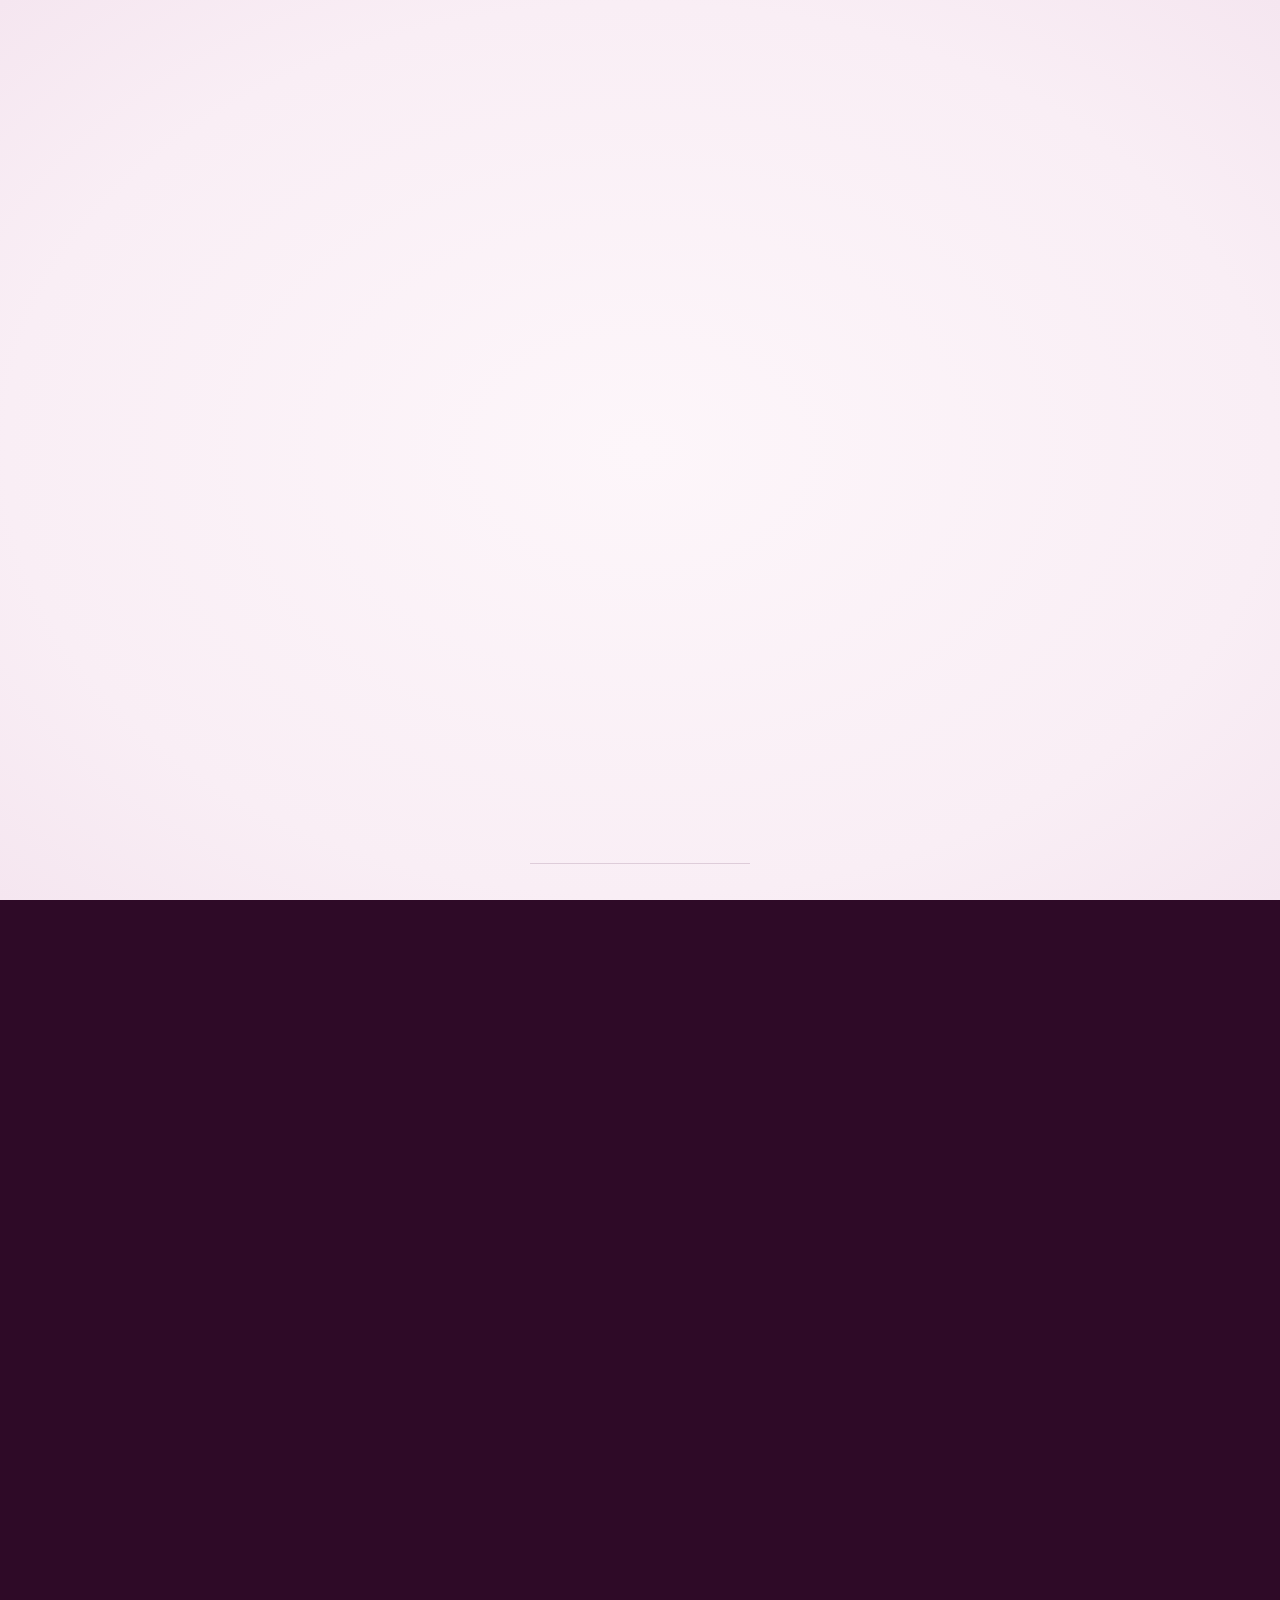
<file: index.html>
<!DOCTYPE html>
<html lang="es" class="is-intro">
<head>
  <meta charset="utf-8">
  <meta name="viewport" content="width=device-width, initial-scale=1">
  <title>Milagros Tortas Temáticas — Sabor de hogar</title>
  <meta name="description" content="Tortas temáticas artesanales hechas a mano en Colombia: infantiles, quince años, bodas, grados y baby shower, además de cupcakes, fresas cubiertas, cake pops y galletas decoradas.">
  <meta name="theme-color" content="#48133d">
  <link rel="icon" type="image/png" sizes="32x32" href="assets/img/favicon-32.png">
  <link rel="apple-touch-icon" sizes="192x192" href="assets/img/favicon-192.png">

  <meta property="og:title" content="Milagros Tortas Temáticas">
  <meta property="og:description" content="Tortas temáticas con el sabor de hogar, retomando la receta de nuestras abuelas.">
  <meta property="og:image" content="https://paginawebmilagros.vercel.app/assets/img/og-image.jpg">
  <meta property="og:image:width" content="1200">
  <meta property="og:image:height" content="630">
  <meta property="og:type" content="website">
  <link rel="preload" href="assets/img/mariposa.webp" as="image" type="image/webp">
  <link rel="preload" href="assets/img/tortas/princesa-jasmine-hero.webp" as="image" type="image/webp">
  <link rel="preconnect" href="https://fonts.googleapis.com">
  <link rel="preconnect" href="https://fonts.gstatic.com" crossorigin>
  <link href="https://fonts.googleapis.com/css2?family=Courgette&family=Dancing+Script:wght@500;600&display=swap" rel="stylesheet">
  <link rel="stylesheet" href="css/styles.css">
</head>
<body>

  <!-- ============ INTRO ============ -->
  <div id="intro" class="intro" aria-label="Introducción Milagros Tortas Temáticas">
    <video id="introVideo" class="intro__video" muted playsinline preload="auto" disablepictureinpicture>
      <source src="assets/video/intro-milagros-1080.mp4" type="video/mp4" media="(min-width: 1001px)">
      <source src="assets/video/intro-milagros-720.mp4" type="video/mp4">
    </video>
    <div class="intro__veil"></div>
    <div class="intro__progress"><span></span></div>
    <div class="intro__curtain" aria-hidden="true">
      <span></span><span></span><span></span><span></span><span></span>
    </div>
  </div>

  <!-- Símbolos reutilizables -->
  <svg width="0" height="0" style="position:absolute" aria-hidden="true">
    <defs>
      <symbol id="sparkle" viewBox="0 0 24 24"><path d="M12 0 C13 8 16 11 24 12 C16 13 13 16 12 24 C11 16 8 13 0 12 C8 11 11 8 12 0 Z"/></symbol>
      <symbol id="ico-cake" viewBox="0 0 48 48">
        <g fill="none" stroke="currentColor" stroke-width="1.4" stroke-linecap="round" stroke-linejoin="round">
          <path d="M8 40h32M10 40V28h28v12M14 28v-7h20v7"/><path d="M10 33c3 2 5 2 7 0s5-2 7 0 5 2 7 0 5-2 7 0"/><path d="M24 21v-5"/><path d="M24 16c-2-2-1-4 0-5 1 1 2 3 0 5z"/>
        </g>
      </symbol>
      <!-- Mili: cuerpo de la tortica (sin ojos, para reutilizar en el avatar) -->
      <symbol id="mili-face" viewBox="0 0 120 120">
        <path d="M60 22 q2 -10 12 -14" fill="none" stroke="#48133d" stroke-width="3" stroke-linecap="round"/>
        <rect x="32" y="36" width="56" height="30" rx="11" fill="#fff1e6" stroke="#48133d" stroke-width="3"/>
        <path d="M34 44 q5 9 9 0 q5 11 10 0 q5 8 9 0 q5 12 10 0 q4 8 9 0 q3 5 5 0" fill="#fff" stroke="none"/>
        <rect x="16" y="60" width="88" height="46" rx="15" fill="#f7c2f0" stroke="#48133d" stroke-width="3"/>
        <path d="M18 68 q6 10 11 0 q6 12 12 0 q6 9 11 0 q6 13 12 0 q6 9 11 0 q6 11 12 0 q4 7 6 0" fill="#fff" stroke="none" opacity=".9"/>
        <circle cx="38" cy="88" r="6" fill="#f08ccb" opacity=".55"/><circle cx="82" cy="88" r="6" fill="#f08ccb" opacity=".55"/>
        <path d="M52 88 q8 9 16 0" fill="none" stroke="#48133d" stroke-width="3" stroke-linecap="round"/>
        <circle cx="60" cy="28" r="9" fill="#d93a5a" stroke="#48133d" stroke-width="2.5"/>
        <circle cx="57" cy="25" r="2.6" fill="#fff" opacity=".7"/>
        <g fill="#b5477f"><circle cx="44" cy="50" r="2"/><circle cx="60" cy="54" r="2"/><circle cx="76" cy="50" r="2"/></g>
      </symbol>
    </defs>
  </svg>

  <div id="page" class="page">

    <div class="scallop scallop--top" aria-hidden="true"></div>

    <!-- ============ NAVEGACIÓN ============ -->
    <header class="nav" id="nav">
      <a href="#inicio" class="brand" data-scroll-to>
        <img src="assets/img/logo-milagros-nav.webp" alt="Logo Milagros Tortas Temáticas" width="52" height="50" decoding="async">
        <span class="brand__script">Milagros</span>
      </a>
      <nav class="nav__links" id="navLinks" aria-label="Principal">
        <a href="#inicio" data-scroll-to>Inicio</a>
        <a href="#tortas" data-scroll-to>Tortas</a>
        <a href="#antojos" data-scroll-to>Antojos</a>
        <a href="#pedir" data-scroll-to>Cómo pedir</a>
        <a href="#historia" data-scroll-to>Historia</a>
        <a href="#contacto" data-scroll-to>Contacto</a>
        <a href="te-escuchamos.html" data-page-link>Te escuchamos</a>
      </nav>
      <div class="nav__right">
        <span class="nav__rule" aria-hidden="true"></span>
        <a href="https://wa.me/573176476868" target="_blank" rel="noopener" class="nav__wa" aria-label="Cotizar por WhatsApp" title="Cotizar por WhatsApp">
          <span class="nav__wa-knob"><svg viewBox="0 0 24 24" aria-hidden="true"><path fill="currentColor" d="M12 2a10 10 0 0 0-8.6 15.1L2 22l5-1.3A10 10 0 1 0 12 2zm0 18.2a8.2 8.2 0 0 1-4.2-1.2l-.3-.2-3 .8.8-2.9-.2-.3A8.2 8.2 0 1 1 12 20.2zm4.5-6.1c-.2-.1-1.5-.7-1.7-.8-.2-.1-.4-.1-.6.1l-.8 1c-.1.2-.3.2-.5.1a6.7 6.7 0 0 1-3.3-2.9c-.2-.4.2-.4.7-1.3.1-.2 0-.3 0-.4l-.8-1.8c-.2-.5-.4-.4-.6-.4h-.5a1 1 0 0 0-.7.3 3 3 0 0 0-.9 2.2 5.2 5.2 0 0 0 1.1 2.7 11.8 11.8 0 0 0 4.5 4c1.7.7 2.3.8 3.2.6a2.7 2.7 0 0 0 1.8-1.2 2.2 2.2 0 0 0 .2-1.3c-.1-.1-.3-.2-.5-.3z"/></svg></span>
          <span class="nav__wa-text">WhatsApp</span>
        </a>
      </div>
      <button class="nav__burger" id="burger" type="button" aria-label="Abrir menú" aria-expanded="false" aria-controls="navLinks"><span></span><span></span></button>
    </header>

    <!-- ============ TABLERO COLLAGE ============ -->
    <div class="board-wrap" id="boardWrap">
    <main class="board" id="board">

      <!-- Reflejos de luz -->
      <div class="beam beam--1" aria-hidden="true"></div>
      <div class="beam beam--2" aria-hidden="true"></div>
      <div class="beam beam--3" aria-hidden="true"></div>
      <div class="glow" aria-hidden="true"></div>

      <!-- ===== HERO ===== -->
      <section id="inicio" class="hero">
        <div class="hero__band" data-band></div>
        <span class="line line--v hero__l1" data-line="v"></span>
        <span class="line line--h hero__l2" data-line="h"></span>
        <span class="line line--v hero__l3" data-line="v"></span>
        <span class="line line--h hero__l4" data-line="h"></span>
        <span class="line line--v hero__l5" data-line="v"></span>

        <span class="tag hero__tag" data-hero="tag">Repostería artesanal · hecha a mano en casa</span>

        <!-- Mariposa: dos mitades para que aletee -->
        <div class="fly fly--hero" data-fly="hero" aria-hidden="true">
          <div class="fly__body">
            <img class="fly__wing fly__wing--l" src="assets/img/mariposa.webp" alt="" width="640" height="542" decoding="async">
            <img class="fly__wing fly__wing--r" src="assets/img/mariposa.webp" alt="" width="640" height="542" decoding="async">
          </div>
        </div>

        <figure class="arch hero__arch" data-hero="arch">
          <div class="arch__inner ph">
            <div class="armado" data-armado role="img" aria-label="Torta Princesa Jasmine de cuatro pisos turquesa y dorada, coronada con la lámpara de Aladino" style="aspect-ratio: 549 / 1000">
              <img class="armado__completa" src="assets/img/tortas/princesa-jasmine-hero.webp" alt="" width="549" height="1000" decoding="async" fetchpriority="high">
              <img class="armado__pieza" src="assets/img/tortas/princesa-jasmine-hero.webp" alt="" width="549" height="1000" decoding="async" data-pie="100" style="clip-path: polygon(0% 77.0%, 4% 77.0%, 8% 78.27%, 14% 80.25%, 20% 81.26%, 28% 82.11%, 36% 82.64%, 44% 82.92%, 50% 83.0%, 56% 82.96%, 64% 82.73%, 72% 82.27%, 80% 81.51%, 86% 80.64%, 92% 79.18%, 96% 77.0%, 100% 77.0%, 100% 100%, 96% 100%, 92% 100%, 86% 100%, 80% 100%, 72% 100%, 64% 100%, 56% 100%, 50% 100%, 44% 100%, 36% 100%, 28% 100%, 20% 100%, 14% 100%, 8% 100%, 4% 100%, 0% 100%)"><!-- base -->
              <img class="armado__pieza" src="assets/img/tortas/princesa-jasmine-hero.webp" alt="" width="549" height="1000" decoding="async" data-pie="83.0" style="clip-path: polygon(0% 61.2%, 4% 61.2%, 8% 61.2%, 14% 61.2%, 20% 62.43%, 28% 63.78%, 36% 64.41%, 44% 64.72%, 50% 64.8%, 56% 64.76%, 64% 64.51%, 72% 63.98%, 80% 62.92%, 86% 61.2%, 92% 61.2%, 96% 61.2%, 100% 61.2%, 100% 77.2%, 96% 77.2%, 92% 79.38000000000001%, 86% 80.84%, 80% 81.71000000000001%, 72% 82.47%, 64% 82.93%, 56% 83.16%, 50% 83.2%, 44% 83.12%, 36% 82.84%, 28% 82.31%, 20% 81.46000000000001%, 14% 80.45%, 8% 78.47%, 4% 77.2%, 0% 77.2%)"><!-- piso de rosas -->
              <img class="armado__pieza" src="assets/img/tortas/princesa-jasmine-hero.webp" alt="" width="549" height="1000" decoding="async" data-pie="64.8" style="clip-path: polygon(0% 45.8%, 4% 45.8%, 8% 45.8%, 14% 45.8%, 20% 45.8%, 28% 46.73%, 36% 47.29%, 44% 47.53%, 50% 47.6%, 56% 47.58%, 64% 47.4%, 72% 47.0%, 80% 45.8%, 86% 45.8%, 92% 45.8%, 96% 45.8%, 100% 45.8%, 100% 61.400000000000006%, 96% 61.400000000000006%, 92% 61.400000000000006%, 86% 61.400000000000006%, 80% 63.120000000000005%, 72% 64.17999999999999%, 64% 64.71000000000001%, 56% 64.96000000000001%, 50% 65.0%, 44% 64.92%, 36% 64.61%, 28% 63.980000000000004%, 20% 62.63%, 14% 61.400000000000006%, 8% 61.400000000000006%, 4% 61.400000000000006%, 0% 61.400000000000006%)"><!-- piso 2 -->
              <img class="armado__pieza" src="assets/img/tortas/princesa-jasmine-hero.webp" alt="" width="549" height="1000" decoding="async" data-pie="47.6" style="clip-path: polygon(0% 32.6%, 4% 32.6%, 8% 32.6%, 14% 32.6%, 20% 32.6%, 28% 32.6%, 36% 33.61%, 44% 33.92%, 50% 34.0%, 56% 33.97%, 64% 33.76%, 72% 33.18%, 80% 32.6%, 86% 32.6%, 92% 32.6%, 96% 32.6%, 100% 32.6%, 100% 46.0%, 96% 46.0%, 92% 46.0%, 86% 46.0%, 80% 46.0%, 72% 47.2%, 64% 47.6%, 56% 47.78%, 50% 47.800000000000004%, 44% 47.730000000000004%, 36% 47.49%, 28% 46.93%, 20% 46.0%, 14% 46.0%, 8% 46.0%, 4% 46.0%, 0% 46.0%)"><!-- piso 3 -->
              <img class="armado__pieza" src="assets/img/tortas/princesa-jasmine-hero.webp" alt="" width="549" height="1000" decoding="async" data-pie="34.0" style="clip-path: polygon(0% 20.6%, 4% 20.6%, 8% 20.6%, 14% 20.6%, 20% 20.6%, 28% 20.6%, 36% 20.6%, 44% 20.6%, 50% 20.6%, 56% 20.6%, 64% 20.6%, 72% 20.6%, 80% 20.6%, 86% 20.6%, 92% 20.6%, 96% 20.6%, 100% 20.6%, 100% 32.800000000000004%, 96% 32.800000000000004%, 92% 32.800000000000004%, 86% 32.800000000000004%, 80% 32.800000000000004%, 72% 33.38%, 64% 33.96%, 56% 34.17%, 50% 34.2%, 44% 34.120000000000005%, 36% 33.81%, 28% 32.800000000000004%, 20% 32.800000000000004%, 14% 32.800000000000004%, 8% 32.800000000000004%, 4% 32.800000000000004%, 0% 32.800000000000004%)"><!-- piso 4 -->
              <img class="armado__pieza" src="assets/img/tortas/princesa-jasmine-hero.webp" alt="" width="549" height="1000" decoding="async" data-pie="20.6" style="clip-path: polygon(0% 0%, 4% 0%, 8% 0%, 14% 0%, 20% 0%, 28% 0%, 36% 0%, 44% 0%, 50% 0%, 56% 0%, 64% 0%, 72% 0%, 80% 0%, 86% 0%, 92% 0%, 96% 0%, 100% 0%, 100% 20.8%, 96% 20.8%, 92% 20.8%, 86% 20.8%, 80% 20.8%, 72% 20.8%, 64% 20.8%, 56% 20.8%, 50% 20.8%, 44% 20.8%, 36% 20.8%, 28% 20.8%, 20% 20.8%, 14% 20.8%, 8% 20.8%, 4% 20.8%, 0% 20.8%)"><!-- lámpara -->
              <svg class="armado__chispa" style="left: 30%; top: 5%" aria-hidden="true"><use href="#sparkle"/></svg>
              <svg class="armado__chispa" style="left: 70%; top: 9%" aria-hidden="true"><use href="#sparkle"/></svg>
              <svg class="armado__chispa" style="left: 50%; top: -1%" aria-hidden="true"><use href="#sparkle"/></svg>
            </div>
            <span class="sheen" aria-hidden="true"></span>
          </div>
        </figure>

        <span class="tag tag--serif hero__by" data-hero="tag">by Milagros · tortas temáticas</span>

        <div class="note hero__note" data-drop data-rot="-1.5" data-hero="note">
          <span class="pin pin--top" aria-hidden="true"></span>
          <p class="note__text">no hay celebración sin una torta <em>hecha con cariño</em></p>
          <span class="script hero__hash">#sabordehogar</span>
        </div>

        <svg class="sparkle hero__sp1" data-sparkle><use href="#sparkle"/></svg>
        <svg class="sparkle hero__sp2" data-sparkle><use href="#sparkle"/></svg>

        <h1 class="hero__title" data-hero="title">Tortas temáticas con el <em>sabor de hogar</em></h1>
        <p class="script hero__script" data-hero="script">retomando la receta de nuestras abuelas</p>

        <div class="plum hero__plum" data-hero="plum">
          <p>Milagros tortas temáticas desea retomar el sabor de nuestras abuelas con tortas hermosas, frescas y con el delicioso sabor de hogar. Cumpleaños, bodas, baby showers y cada tema que imagines.</p>
          <span class="script plum__hash">#milagrostortastematicas</span>
          <a href="https://wa.me/573176476868" target="_blank" rel="noopener" class="btn btn--pink magnetic">Cotizar por WhatsApp</a>
        </div>

        <img class="flowers hero__flowers" src="assets/img/flores.webp" alt="" width="640" height="1195" decoding="async" data-hero="flowers">

        <span class="pin hero__pin" data-pin aria-hidden="true"></span>
        <span class="thread hero__thread" aria-hidden="true"></span>
        <span class="washi hero__washi" aria-hidden="true"></span>
      </section>

      <!-- ===== 01 TORTAS ===== -->
      <section id="tortas" class="tortas">
        <span class="line line--h tortas__rule" data-line="h"></span>
        <span class="tag tortas__tag" data-drop data-rot="0">01 · Nuestras tortas</span>
        <h2 class="h2 tortas__title" data-split>Un tema para <em>cada celebración</em></h2>
        <svg class="sparkle tortas__sp" data-sparkle><use href="#sparkle"/></svg>

        <!-- Bloque ciruela con jarrones animados -->
        <div class="plum tortas__plum" data-reveal>
          <span class="sheen sheen--soft" aria-hidden="true"></span>
          <p>Cada torta se diseña desde cero contigo: sabor, tamaño, colores y el personaje o momento que quieres celebrar.</p>
          <span class="script plum__hash">#tortaspersonalizadas</span>
          <div class="vases" data-vases aria-hidden="true">
            <img class="vases__shelf" src="assets/img/jarrones.webp" alt="" width="900" height="614" decoding="async" loading="lazy">
            <img class="vases__v vases__v--1" src="assets/img/jarrones.webp" alt="" width="900" height="614" decoding="async" loading="lazy">
            <img class="vases__v vases__v--2" src="assets/img/jarrones.webp" alt="" width="900" height="614" decoding="async" loading="lazy">
            <img class="vases__v vases__v--3" src="assets/img/jarrones.webp" alt="" width="900" height="614" decoding="async" loading="lazy">
            <span class="petal petal--1"></span><span class="petal petal--2"></span><span class="petal petal--3"></span><span class="petal petal--4"></span>
          </div>
        </div>
        <span class="pin tortas__pin" data-pin aria-hidden="true"></span>

        <div class="filters tortas__filters" role="group" aria-label="Filtrar tortas por tipo de celebración">
          <button type="button" class="filter is-active" data-filter="todas" aria-pressed="true">Todas</button>
          <button type="button" class="filter" data-filter="infantiles" aria-pressed="false">Infantiles</button>
          <button type="button" class="filter" data-filter="bebes" aria-pressed="false">Bebés</button>
          <button type="button" class="filter" data-filter="quince" aria-pressed="false">Quince años</button>
          <button type="button" class="filter" data-filter="ceremonias" aria-pressed="false">Ceremonias</button>
          <button type="button" class="filter" data-filter="grandes" aria-pressed="false">Para grandes</button>
        </div>

        <div class="cards" id="galeria" data-gallery>
          <!-- GALERIA:INICIO -->
          <article class="card" data-card data-cat="bebes" data-tone="white">
            <div class="card__media"><img src="assets/img/tortas/primer-anito.webp" alt="Torta de primer cumpleaños blanca con copos rosados, borlas de colores y un ramo de globos pastel" width="339" height="640" loading="lazy" decoding="async"></div>
            <div class="card__head"><h3>Mi primer añito</h3><span class="script card__hash">#one</span></div>
          </article>
          <article class="card" data-card data-cat="quince" data-tone="plum">
            <div class="card__media"><img src="assets/img/tortas/princesa-jasmine.webp" alt="Torta de cuatro pisos turquesa y dorada coronada con la lámpara de Aladino" width="352" height="640" loading="lazy" decoding="async"></div>
            <div class="card__head"><h3>Princesa Jasmine</h3><span class="script card__hash">#quinceaños</span></div>
          </article>
          <article class="card" data-card data-cat="infantiles" data-tone="pink">
            <div class="card__media"><img src="assets/img/tortas/castillo-princesa.webp" alt="Torta en forma de castillo con torres rosadas y enredaderas de flores" width="440" height="616" loading="lazy" decoding="async"></div>
            <div class="card__head"><h3>Castillo de princesa</h3><span class="script card__hash">#modeladoamano</span></div>
          </article>
          <article class="card" data-card data-cat="ceremonias" data-tone="plum">
            <div class="card__media"><img src="assets/img/tortas/boda-marmol.webp" alt="Torta de boda de tres pisos con efecto mármol y flores blancas" width="419" height="640" loading="lazy" decoding="async"></div>
            <div class="card__head"><h3>Boda en mármol</h3><span class="script card__hash">#bodas</span></div>
          </article>
          <article class="card" data-card data-cat="grandes" data-tone="pink">
            <div class="card__media"><img src="assets/img/tortas/harry-potter.webp" alt="Torta de Harry Potter con snitch dorada, varita, gafas y el número 39" width="440" height="508" loading="lazy" decoding="async"></div>
            <div class="card__head"><h3>Harry Potter</h3><span class="script card__hash">#magia</span></div>
          </article>
          <article class="card" data-card data-cat="infantiles" data-tone="white">
            <div class="card__media"><img src="assets/img/tortas/stitch.webp" alt="Torta de Stitch con flores, conchas y estrellas de mar" width="440" height="549" loading="lazy" decoding="async"></div>
            <div class="card__head"><h3>Stitch</h3><span class="script card__hash">#disney</span></div>
          </article>
          <article class="card" data-card data-cat="infantiles" data-tone="pink" hidden>
            <div class="card__media"><img src="assets/img/tortas/spiderman.webp" alt="Torta de Spider-Man con telarañas, globos rojos y azules y el número 4" width="440" height="590" loading="lazy" decoding="async"></div>
            <div class="card__head"><h3>Spider-Man</h3><span class="script card__hash">#superhéroes</span></div>
          </article>
          <article class="card" data-card data-cat="quince" data-tone="white" hidden>
            <div class="card__media"><img src="assets/img/tortas/quince-rosa.webp" alt="Torta de quince años blanca con esferas rosadas y doradas, flores y abanicos" width="434" height="640" loading="lazy" decoding="async"></div>
            <div class="card__head"><h3>Quince en rosa</h3><span class="script card__hash">#quinceaños</span></div>
          </article>
          <article class="card" data-card data-cat="bebes" data-tone="plum" hidden>
            <div class="card__media"><img src="assets/img/tortas/ositos-globos.webp" alt="Torta de tres pisos celeste con ositos, globos y estrellas" width="377" height="640" loading="lazy" decoding="async"></div>
            <div class="card__head"><h3>Ositos y globos</h3><span class="script card__hash">#babyshower</span></div>
          </article>
          <article class="card" data-card data-cat="ceremonias" data-tone="white" hidden>
            <div class="card__media"><img src="assets/img/tortas/grado-honores.webp" alt="Torta de grado blanca con birrete, diploma, libros y esferas doradas y negras" width="440" height="491" loading="lazy" decoding="async"></div>
            <div class="card__head"><h3>Grado con honores</h3><span class="script card__hash">#grados</span></div>
          </article>
          <article class="card" data-card data-cat="infantiles" data-tone="plum" hidden>
            <div class="card__media"><img src="assets/img/tortas/rayo-mcqueen.webp" alt="Torta de Cars roja con Rayo McQueen, Mate, conos y bandera a cuadros" width="440" height="463" loading="lazy" decoding="async"></div>
            <div class="card__head"><h3>Rayo McQueen</h3><span class="script card__hash">#cars</span></div>
          </article>
          <article class="card" data-card data-cat="grandes" data-tone="pink" hidden>
            <div class="card__media"><img src="assets/img/tortas/barril-60.webp" alt="Torta en forma de barril de cerveza para celebrar 60 años" width="440" height="423" loading="lazy" decoding="async"></div>
            <div class="card__head"><h3>Barril de 60</h3><span class="script card__hash">#agedtoperfection</span></div>
          </article>
          <article class="card" data-card data-cat="infantiles" data-tone="plum" hidden>
            <div class="card__media"><img src="assets/img/tortas/superheroes.webp" alt="Torta dividida en cuatro superhéroes: Hulk, Batman, Spider-Man y Capitán América" width="435" height="640" loading="lazy" decoding="async"></div>
            <div class="card__head"><h3>Superhéroes</h3><span class="script card__hash">#héroes</span></div>
          </article>
          <article class="card" data-card data-cat="ceremonias" data-tone="pink" hidden>
            <div class="card__media"><img src="assets/img/tortas/primera-comunion.webp" alt="Torta de primera comunión con niña ángel, paloma y rosas" width="440" height="518" loading="lazy" decoding="async"></div>
            <div class="card__head"><h3>Primera comunión</h3><span class="script card__hash">#comunión</span></div>
          </article>
          <article class="card" data-card data-cat="quince" data-tone="white" hidden>
            <div class="card__media"><img src="assets/img/tortas/quince-negro.webp" alt="Torta de quince años de tres pisos negra con perlas plateadas" width="339" height="640" loading="lazy" decoding="async"></div>
            <div class="card__head"><h3>Quince en negro y plata</h3><span class="script card__hash">#quinceaños</span></div>
          </article>
          <article class="card" data-card data-cat="infantiles" data-tone="pink" hidden>
            <div class="card__media"><img src="assets/img/tortas/bluey.webp" alt="Torta de Bluey y Bingo con arcoíris, globos y mariposas" width="440" height="500" loading="lazy" decoding="async"></div>
            <div class="card__head"><h3>Bluey y Bingo</h3><span class="script card__hash">#bluey</span></div>
          </article>
          <article class="card" data-card data-cat="bebes" data-tone="white" hidden>
            <div class="card__media"><img src="assets/img/tortas/osito-corazon.webp" alt="Torta de dos pisos blanca y lila con un osito que sostiene un corazón dorado" width="377" height="640" loading="lazy" decoding="async"></div>
            <div class="card__head"><h3>Osito con corazón</h3><span class="script card__hash">#babyshower</span></div>
          </article>
          <article class="card" data-card data-cat="grandes" data-tone="plum" hidden>
            <div class="card__media"><img src="assets/img/tortas/once-caldas.webp" alt="Torta de fútbol con balón, bufanda y escudo del Once Caldas" width="440" height="472" loading="lazy" decoding="async"></div>
            <div class="card__head"><h3>Once Caldas</h3><span class="script card__hash">#fanáticos</span></div>
          </article>
          <article class="card" data-card data-cat="infantiles" data-tone="white" hidden>
            <div class="card__media"><img src="assets/img/tortas/plim-plim.webp" alt="Torta de dos pisos de Plim Plim con estrellas de colores" width="440" height="630" loading="lazy" decoding="async"></div>
            <div class="card__head"><h3>Plim Plim</h3><span class="script card__hash">#infantil</span></div>
          </article>
          <article class="card" data-card data-cat="ceremonias" data-tone="plum" hidden>
            <div class="card__media"><img src="assets/img/tortas/grado-preescolar.webp" alt="Torta de grado infantil con lápices de colores, paleta de pintor y birrete" width="440" height="509" loading="lazy" decoding="async"></div>
            <div class="card__head"><h3>Grado de preescolar</h3><span class="script card__hash">#pequeñosgraduados</span></div>
          </article>
          <article class="card" data-card data-cat="infantiles" data-tone="pink" hidden>
            <div class="card__media"><img src="assets/img/tortas/super-mario.webp" alt="Torta de Super Mario Bros con Mario, Luigi, Yoshi y hongos" width="440" height="532" loading="lazy" decoding="async"></div>
            <div class="card__head"><h3>Super Mario</h3><span class="script card__hash">#videojuegos</span></div>
          </article>
          <article class="card" data-card data-cat="bebes" data-tone="plum" hidden>
            <div class="card__media"><img src="assets/img/tortas/conejita-mariposas.webp" alt="Torta de baby shower blanca con conejita rosada y mariposas" width="440" height="564" loading="lazy" decoding="async"></div>
            <div class="card__head"><h3>Conejita y mariposas</h3><span class="script card__hash">#babyshower</span></div>
          </article>
          <article class="card" data-card data-cat="grandes" data-tone="pink" hidden>
            <div class="card__media"><img src="assets/img/tortas/adios-veintes.webp" alt="Torta en forma de corazón, mitad negra con RIP 20s y mitad blanca con Hello 30" width="440" height="474" loading="lazy" decoding="async"></div>
            <div class="card__head"><h3>Adiós veintes</h3><span class="script card__hash">#hello30</span></div>
          </article>
          <article class="card" data-card data-cat="grandes" data-tone="white" hidden>
            <div class="card__media"><img src="assets/img/tortas/river-plate.webp" alt="Torta de fútbol con balón, guayos y escudo de River Plate" width="440" height="462" loading="lazy" decoding="async"></div>
            <div class="card__head"><h3>River Plate</h3><span class="script card__hash">#fanáticos</span></div>
          </article>
          <!-- GALERIA:FIN -->
        </div>
        <div class="pager tortas__pager" data-pager>
          <button type="button" class="pager__btn" data-prev aria-label="Ver tortas anteriores"><svg viewBox="0 0 24 24" width="20" height="20" fill="none" stroke="currentColor" stroke-width="1.8" stroke-linecap="round" stroke-linejoin="round" aria-hidden="true"><path d="M15 5l-7 7 7 7"/></svg></button>
          <span class="pager__count" data-count aria-live="polite">1 / 1</span>
          <button type="button" class="pager__btn" data-next aria-label="Ver más tortas"><svg viewBox="0 0 24 24" width="20" height="20" fill="none" stroke="currentColor" stroke-width="1.8" stroke-linecap="round" stroke-linejoin="round" aria-hidden="true"><path d="M9 5l7 7-7 7"/></svg></button>
        </div>
        <span class="washi tortas__washi" aria-hidden="true"></span>
      </section>

      <!-- ===== 02 MÁS ANTOJOS ===== -->
      <section id="antojos" class="antojos">
        <span class="line line--h antojos__rule" data-line="h"></span>
        <span class="tag antojos__tag" data-drop data-rot="0">02 · Más antojos</span>
        <h2 class="h2 antojos__title" data-split>Detalles que también <em>endulzan</em></h2>
        <svg class="sparkle antojos__sp" data-sparkle><use href="#sparkle"/></svg>
        <p class="antojos__lead" data-reveal>Cupcakes, fresas, galletas y cajas sorpresa con la misma receta de casa. Para regalar, para la mesa de postres o para darte un gusto.</p>
        <div class="productos">
          <!-- PRODUCTOS:INICIO -->
          <article class="producto" data-tone="plum" data-drop data-rot="-1.5" style="--rot: -1.5deg">
            <span class="pin pin--top" aria-hidden="true"></span>
            <div class="producto__media"><img src="assets/img/productos/cupcakes-girasol.webp" alt="Cupcakes decorados con girasoles de fondant y el nombre Mia Luciana" width="449" height="420" loading="lazy" decoding="async"></div>
            <h3>Cupcakes de girasol</h3>
            <p>Con flores, nombre y edad hechos a mano.</p>
          </article>
          <article class="producto" data-tone="white" data-drop data-rot="1" style="--rot: 1deg">
            <span class="pin pin--top" aria-hidden="true"></span>
            <div class="producto__media"><img src="assets/img/productos/ramo-fresas.webp" alt="Ramo de fresas cubiertas con rosas de fondant y moño rosado" width="208" height="420" loading="lazy" decoding="async"></div>
            <h3>Ramo de fresas</h3>
            <p>Fresas cubiertas con rosas de fondant, listas para regalar.</p>
          </article>
          <article class="producto" data-tone="pink" data-drop data-rot="-0.8" style="--rot: -0.8deg">
            <span class="pin pin--top" aria-hidden="true"></span>
            <div class="producto__media"><img src="assets/img/productos/caja-sorpresa.webp" alt="Caja de regalo con mini torta de Feliz cumpleaños, cupcakes con corazones y moño rojo" width="497" height="420" loading="lazy" decoding="async"></div>
            <h3>Caja sorpresa</h3>
            <p>Mini torta y cupcakes para una fecha especial.</p>
          </article>
          <article class="producto" data-tone="plum" data-drop data-rot="1.4" style="--rot: 1.4deg">
            <span class="pin pin--top" aria-hidden="true"></span>
            <div class="producto__media"><img src="assets/img/productos/cake-pops.webp" alt="Cake pops en forma de muelas sonrientes" width="560" height="271" loading="lazy" decoding="async"></div>
            <h3>Cake pops</h3>
            <p>Bocados de torta en palito con el tema de tu fiesta.</p>
          </article>
          <article class="producto" data-tone="white" data-drop data-rot="-1.2" style="--rot: -1.2deg">
            <span class="pin pin--top" aria-hidden="true"></span>
            <div class="producto__media"><img src="assets/img/productos/galletas-paleta.webp" alt="Galletas en paleta decoradas con personajes, empacadas con cinta dorada" width="560" height="415" loading="lazy" decoding="async"></div>
            <h3>Galletas en paleta</h3>
            <p>Empacadas una a una, perfectas para sorpresas.</p>
          </article>
          <article class="producto" data-tone="pink" data-drop data-rot="0.8" style="--rot: 0.8deg">
            <span class="pin pin--top" aria-hidden="true"></span>
            <div class="producto__media"><img src="assets/img/productos/galletas-decoradas.webp" alt="Galletas decoradas en forma de muela con caritas felices" width="460" height="420" loading="lazy" decoding="async"></div>
            <h3>Galletas decoradas</h3>
            <p>Glaseadas a mano con la forma que imagines.</p>
          </article>
          <article class="producto" data-tone="plum" data-drop data-rot="-0.6" style="--rot: -0.6deg">
            <span class="pin pin--top" aria-hidden="true"></span>
            <div class="producto__media"><img src="assets/img/productos/cupcakes-logo.webp" alt="Cupcakes con impresión comestible de un logo y colores verde, blanco y rojo" width="560" height="328" loading="lazy" decoding="async"></div>
            <h3>Cupcakes con tu logo</h3>
            <p>Con impresión comestible de tu equipo, marca o foto.</p>
          </article>
          <!-- PRODUCTOS:FIN -->
        </div>
        <span class="washi antojos__washi" aria-hidden="true"></span>
      </section>

      <!-- ===== 03 CÓMO PEDIR ===== -->
      <section id="pedir" class="pedir">
        <div class="pedir__band" data-band></div>
        <span class="tag pedir__tag" data-drop data-rot="0">03 · Cómo pedir</span>
        <h2 class="h2 pedir__title" data-split>Tres pasos, <em>sin complicaciones</em></h2>
        <svg class="sparkle pedir__sp" data-sparkle><use href="#sparkle"/></svg>
        <div class="steps">
          <div class="note step" data-drop data-rot="-1">
            <span class="pin pin--top" aria-hidden="true"></span>
            <span class="step__num">Paso 01</span>
            <h3>Cuéntanos tu idea</h3>
            <p>Escríbenos por WhatsApp con la fecha, el tema, las porciones y fotos de referencia.</p>
          </div>
          <div class="note step" data-drop data-rot="1">
            <span class="pin pin--top" aria-hidden="true"></span>
            <span class="step__num">Paso 02</span>
            <h3>Diseñamos juntos</h3>
            <p>Te proponemos sabores, colores y decoración. Confirmas y apartas tu fecha con el abono.</p>
          </div>
          <div class="note step" data-drop data-rot="-0.5">
            <span class="pin pin--top" aria-hidden="true"></span>
            <span class="step__num">Paso 03</span>
            <h3>Horneamos y entregamos</h3>
            <p>Tu torta se hornea fresca el día del evento y llega lista para sorprender.</p>
          </div>
        </div>
      </section>

      <!-- ===== 04 HISTORIA ===== -->
      <section id="historia" class="historia">
        <span class="line line--h historia__rule" data-line="h"></span>
        <span class="tag historia__tag" data-drop data-rot="0">04 · Nuestra historia</span>
        <div class="historia__copy">
          <h2 class="h2" data-split>El sabor de nuestras abuelas, <em>en cada porción</em></h2>
          <p class="historia__text" data-reveal>Milagros nació con un deseo sencillo: retomar el sabor de las tortas de la abuela, esas que se hacían con paciencia, ingredientes frescos y mucho cariño. Hoy las vestimos con diseños temáticos, pero por dentro siguen sabiendo a hogar.</p>
          <div class="chips" data-reveal><span>Ingredientes frescos</span><span>Hechas a mano</span><span>Receta de familia</span></div>
          <span class="script historia__sign" data-reveal>Milagros</span>
        </div>
        <figure class="arch historia__arch" data-arch>
          <div class="arch__inner ph">
            <div class="armado armado--apoyada" data-armado role="img" aria-label="Torta de boda de tres pisos con efecto mármol y orquídeas blancas" style="aspect-ratio: 544 / 1000">
              <img class="armado__completa" src="assets/img/tortas/boda-marmol-ventana.webp" alt="" width="544" height="1000" decoding="async" loading="lazy">
              <img class="armado__pieza" src="assets/img/tortas/boda-marmol-ventana.webp" alt="" width="544" height="1000" decoding="async" loading="lazy" data-pie="100" style="clip-path: polygon(0% 70.2%, 4% 70.2%, 8% 70.2%, 14% 70.2%, 20% 71.8%, 28% 72.79%, 36% 73.3%, 44% 73.55%, 50% 73.6%, 56% 73.55%, 64% 73.3%, 72% 72.79%, 80% 71.8%, 86% 70.2%, 92% 70.2%, 96% 70.2%, 100% 70.2%, 100% 100%, 96% 100%, 92% 100%, 86% 100%, 80% 100%, 72% 100%, 64% 100%, 56% 100%, 50% 100%, 44% 100%, 36% 100%, 28% 100%, 20% 100%, 14% 100%, 8% 100%, 4% 100%, 0% 100%)"><!-- base -->
              <img class="armado__pieza" src="assets/img/tortas/boda-marmol-ventana.webp" alt="" width="544" height="1000" decoding="async" loading="lazy" data-pie="73.6" style="clip-path: polygon(0% 48.8%, 4% 48.8%, 8% 48.8%, 14% 48.8%, 20% 48.8%, 28% 50.84%, 36% 51.68%, 44% 52.08%, 50% 52.19%, 56% 52.17%, 64% 51.92%, 72% 51.33%, 80% 50.02%, 86% 48.8%, 92% 48.8%, 96% 48.8%, 100% 48.8%, 100% 70.4%, 96% 70.4%, 92% 70.4%, 86% 70.4%, 80% 72.0%, 72% 72.99000000000001%, 64% 73.5%, 56% 73.75%, 50% 73.8%, 44% 73.75%, 36% 73.5%, 28% 72.99000000000001%, 20% 72.0%, 14% 70.4%, 8% 70.4%, 4% 70.4%, 0% 70.4%)"><!-- piso 3 -->
              <img class="armado__pieza" src="assets/img/tortas/boda-marmol-ventana.webp" alt="" width="544" height="1000" decoding="async" loading="lazy" data-pie="52.2" style="clip-path: polygon(0% 29.5%, 4% 29.5%, 8% 29.5%, 14% 29.5%, 20% 29.5%, 28% 30.63%, 36% 31.08%, 44% 31.27%, 50% 31.3%, 56% 31.24%, 64% 31.0%, 72% 30.44%, 80% 29.5%, 86% 29.5%, 92% 29.5%, 96% 29.5%, 100% 29.5%, 100% 49.0%, 96% 49.0%, 92% 49.0%, 86% 49.0%, 80% 50.220000000000006%, 72% 51.53%, 64% 52.120000000000005%, 56% 52.370000000000005%, 50% 52.39%, 44% 52.28%, 36% 51.88%, 28% 51.040000000000006%, 20% 49.0%, 14% 49.0%, 8% 49.0%, 4% 49.0%, 0% 49.0%)"><!-- piso 2 -->
              <img class="armado__pieza" src="assets/img/tortas/boda-marmol-ventana.webp" alt="" width="544" height="1000" decoding="async" loading="lazy" data-pie="31.3" style="clip-path: polygon(0% 16.7%, 4% 16.7%, 8% 16.7%, 14% 16.7%, 20% 16.7%, 28% 16.7%, 36% 16.7%, 44% 16.7%, 50% 16.7%, 56% 16.7%, 64% 16.7%, 72% 16.7%, 80% 16.7%, 86% 16.7%, 92% 16.7%, 96% 16.7%, 100% 16.7%, 100% 29.7%, 96% 29.7%, 92% 29.7%, 86% 29.7%, 80% 29.7%, 72% 30.64%, 64% 31.2%, 56% 31.439999999999998%, 50% 31.5%, 44% 31.47%, 36% 31.279999999999998%, 28% 30.83%, 20% 29.7%, 14% 29.7%, 8% 29.7%, 4% 29.7%, 0% 29.7%)"><!-- piso 1 -->
              <img class="armado__pieza" src="assets/img/tortas/boda-marmol-ventana.webp" alt="" width="544" height="1000" decoding="async" loading="lazy" data-pie="16.7" style="clip-path: polygon(0% 0%, 4% 0%, 8% 0%, 14% 0%, 20% 0%, 28% 0%, 36% 0%, 44% 0%, 50% 0%, 56% 0%, 64% 0%, 72% 0%, 80% 0%, 86% 0%, 92% 0%, 96% 0%, 100% 0%, 100% 16.9%, 96% 16.9%, 92% 16.9%, 86% 16.9%, 80% 16.9%, 72% 16.9%, 64% 16.9%, 56% 16.9%, 50% 16.9%, 44% 16.9%, 36% 16.9%, 28% 16.9%, 20% 16.9%, 14% 16.9%, 8% 16.9%, 4% 16.9%, 0% 16.9%)"><!-- flores -->
              <svg class="armado__chispa" style="left: 22%; top: 4%" aria-hidden="true"><use href="#sparkle"/></svg>
              <svg class="armado__chispa" style="left: 46%; top: 0%" aria-hidden="true"><use href="#sparkle"/></svg>
              <svg class="armado__chispa" style="left: 80%; top: 14%" aria-hidden="true"><use href="#sparkle"/></svg>
            </div>
            <span class="sheen" aria-hidden="true"></span>
          </div>
        </figure>
        <div class="note historia__note" data-drop data-rot="3">
          <span class="note__quote">“Hermosas, frescas y con sabor de hogar.”</span>
          <span class="script note__hash">#milagros</span>
        </div>
        <div class="fly fly--small" data-fly="small" aria-hidden="true">
          <div class="fly__body">
            <img class="fly__wing fly__wing--l" src="assets/img/mariposa.webp" alt="" width="640" height="542" decoding="async" loading="lazy">
            <img class="fly__wing fly__wing--r" src="assets/img/mariposa.webp" alt="" width="640" height="542" decoding="async" loading="lazy">
          </div>
        </div>
      </section>

      <!-- ===== 05 CONTACTO ===== -->
      <section id="contacto" class="contacto">
        <div class="contacto__copy">
          <span class="kicker" data-reveal>05 · Cotiza tu torta</span>
          <h2 class="h2 h2--light" data-split>Cuéntanos tu idea y la <em>convertimos en torta</em></h2>
          <p class="contacto__text" data-reveal>Respondemos por WhatsApp. Pedidos con mínimo 3 días de anticipación.</p>
          <a class="contacto__phone" href="https://wa.me/573176476868" target="_blank" rel="noopener" data-reveal>+57 317 647 6868</a>
          <a class="contacto__ig" href="https://www.instagram.com/milagros_tortas_tematica/" target="_blank" rel="noopener" data-reveal>@milagros_tortas_tematica</a>
        </div>
        <form class="form" id="quoteForm" novalidate data-drop data-rot="0">
          <div class="form__row">
            <div class="field"><label for="nombre">Nombre</label><input id="nombre" name="nombre" type="text" placeholder="Tu nombre" autocomplete="name" required></div>
            <div class="field"><label for="fecha">Fecha del evento</label><input id="fecha" name="fecha" type="date" required></div>
          </div>
          <div class="form__row">
            <div class="field"><label for="tema">Tema</label><input id="tema" name="tema" type="text" placeholder="Ej. Monstruos, boda, fútbol"></div>
            <div class="field"><label for="porciones">Porciones</label><input id="porciones" name="porciones" type="number" min="1" placeholder="20"></div>
          </div>
          <div class="field"><label for="mensaje">Cuéntanos más</label><textarea id="mensaje" name="mensaje" rows="3" placeholder="Sabores, colores, personajes..."></textarea></div>
          <p class="form__hint" id="formHint" role="status" aria-live="polite"></p>
          <button type="submit" class="btn btn--plum magnetic">Enviar por WhatsApp</button>
        </form>
        <span class="washi contacto__washi" aria-hidden="true"></span>
        <footer class="footer">
          <span>© 2026 Milagros Tortas Temáticas</span>
          <a href="#inicio" class="footer__script" data-scroll-to>Milagros</a>
          <span>Hecho con cariño y una cereza encima</span>
        </footer>
      </section>

    </main>
    </div>

    <div class="scallop scallop--bottom" aria-hidden="true"></div>
  </div>

  <!-- ============ MILI: la tortica asistente ============ -->
  <div class="mili" id="mili">
    <div class="mili__bubble" id="miliBubble" aria-hidden="true">¡Hola! ¿Pedimos tu torta? 🎂</div>

    <section class="mili-panel" id="miliPanel" role="dialog" aria-modal="false" aria-labelledby="miliTitle" data-lenis-prevent>
      <header class="mili-panel__head">
        <svg class="mili-panel__avatar" viewBox="0 0 120 120" aria-hidden="true"><use href="#mili-face"/></svg>
        <div>
          <p class="mili-panel__name" id="miliTitle">Mili</p>
          <p class="mili-panel__status"><span></span>La tortica de Milagros</p>
        </div>
        <button class="mili-panel__close" type="button" id="miliClose" aria-label="Cerrar">
          <svg viewBox="0 0 24 24" width="18" height="18" fill="none" stroke="currentColor" stroke-width="1.6" stroke-linecap="round" aria-hidden="true"><path d="M6 6l12 12M18 6L6 18"/></svg>
        </button>
      </header>

      <div class="mili-panel__body">
        <div class="mili-view is-active" data-view="home">
          <p class="mili-msg">¡Hola! Soy <strong>Mili</strong>, la tortica de Milagros 🎂</p>
          <p class="mili-msg">Cuéntame qué quieres celebrar y te ayudo a pedir tu torta.</p>
          <div class="mili-actions">
            <button class="mili-action mili-action--order" type="button" data-go="order">
              <svg viewBox="0 0 48 48" aria-hidden="true"><use href="#ico-cake"/></svg>
              <span><strong>Pedir mi torta</strong><small>Llena el formulario en 1 minuto</small></span>
            </button>
            <a class="mili-action mili-action--wa" href="https://wa.me/573176476868?text=%C2%A1Hola%20Milagros!%20Quiero%20informaci%C3%B3n%20sobre%20sus%20tortas%20%F0%9F%8E%82" target="_blank" rel="noopener">
              <svg viewBox="0 0 24 24" aria-hidden="true"><path fill="currentColor" d="M12 2a10 10 0 0 0-8.6 15.1L2 22l5-1.3A10 10 0 1 0 12 2zm0 18.2a8.2 8.2 0 0 1-4.2-1.2l-.3-.2-3 .8.8-2.9-.2-.3A8.2 8.2 0 1 1 12 20.2zm4.5-6.1c-.2-.1-1.5-.7-1.7-.8-.2-.1-.4-.1-.6.1l-.8 1c-.1.2-.3.2-.5.1a6.7 6.7 0 0 1-3.3-2.9c-.2-.4.2-.4.7-1.3.1-.2 0-.3 0-.4l-.8-1.8c-.2-.5-.4-.4-.6-.4h-.5a1 1 0 0 0-.7.3 3 3 0 0 0-.9 2.2 5.2 5.2 0 0 0 1.1 2.7 11.8 11.8 0 0 0 4.5 4c1.7.7 2.3.8 3.2.6a2.7 2.7 0 0 0 1.8-1.2 2.2 2.2 0 0 0 .2-1.3c-.1-.1-.3-.2-.5-.3z"/></svg>
              <span><strong>WhatsApp</strong><small>+57 317 647 6868</small></span>
            </a>
            <a class="mili-action mili-action--ig" href="https://www.instagram.com/milagros_tortas_tematica/" target="_blank" rel="noopener">
              <svg viewBox="0 0 24 24" aria-hidden="true" fill="none" stroke="currentColor" stroke-width="1.8"><rect x="3" y="3" width="18" height="18" rx="5"/><circle cx="12" cy="12" r="4"/><circle cx="17.5" cy="6.5" r="1" fill="currentColor" stroke="none"/></svg>
              <span><strong>Instagram</strong><small>@milagros_tortas_tematica</small></span>
            </a>
          </div>
        </div>

        <div class="mili-view" data-view="order">
          <button class="mili-back" type="button" data-go="home">← Volver</button>
          <p class="mili-msg">¡Qué emoción! 🎉 Llena esto y te lo envío por WhatsApp a Milagros.</p>
          <form class="mili-form" id="miliForm" novalidate>
            <label class="mili-field"><span>Nombre</span><input name="nombre" type="text" placeholder="Tu nombre" autocomplete="name" required></label>
            <label class="mili-field"><span>Fecha del evento</span><input name="fecha" type="date" required></label>
            <div class="mili-form__row">
              <label class="mili-field"><span>Tema</span><input name="tema" type="text" placeholder="Ej. unicornios"></label>
              <label class="mili-field"><span>Porciones</span><input name="porciones" type="number" min="1" placeholder="20"></label>
            </div>
            <label class="mili-field"><span>Detalles</span><textarea name="mensaje" rows="2" placeholder="Sabores, colores, personajes..."></textarea></label>
            <p class="mili-form__hint" role="status" aria-live="polite"></p>
            <button class="mili-submit" type="submit">Enviar pedido por WhatsApp</button>
          </form>
        </div>
      </div>
    </section>

    <button class="mili__bot" id="miliBot" type="button" aria-label="Habla con Mili, la tortica de Milagros" aria-expanded="false" aria-controls="miliPanel">
      <span class="mili__shadow" aria-hidden="true"></span>
      <span class="mili__lean" id="miliLean" aria-hidden="true">
        <span class="mili__char" id="miliChar">
          <svg viewBox="0 0 120 120">
            <g class="mili__arm mili__arm--l"><path d="M20 74 q-12 -4 -14 -16" fill="none" stroke="#48133d" stroke-width="4" stroke-linecap="round"/><circle cx="6" cy="57" r="4.5" fill="#fff" stroke="#48133d" stroke-width="2.5"/></g>
            <g class="mili__arm mili__arm--r"><path d="M100 74 q12 -4 14 -16" fill="none" stroke="#48133d" stroke-width="4" stroke-linecap="round"/><circle cx="114" cy="57" r="4.5" fill="#fff" stroke="#48133d" stroke-width="2.5"/></g>
            <use href="#mili-face"/>
            <g class="mili__eyes" id="miliEyes">
              <g class="mili__look">
                <g class="mili__eye mili__eye--l"><ellipse cx="47" cy="78" rx="4.2" ry="5.2" fill="#48133d"/><circle cx="48.4" cy="76.2" r="1.4" fill="#fff"/></g>
                <g class="mili__eye mili__eye--r"><ellipse cx="73" cy="78" rx="4.2" ry="5.2" fill="#48133d"/><circle cx="74.4" cy="76.2" r="1.4" fill="#fff"/></g>
              </g>
            </g>
            <g class="mili__hearts" fill="#d93a5a">
              <path d="M30 40 c-3-5 4-8 5-3 c1-5 8-2 5 3 l-5 5z"/><path d="M92 34 c-3-5 4-8 5-3 c1-5 8-2 5 3 l-5 5z"/>
            </g>
          </svg>
        </span>
      </span>
      <span class="mili__badge" aria-hidden="true">1</span>
    </button>
  </div>

  <!-- Plugins -->
  <script src="js/vendor/gsap.min.js"></script>
  <script src="js/vendor/ScrollTrigger.min.js"></script>
  <script src="js/vendor/lenis.min.js"></script>
  <script src="js/vendor/split-type.min.js"></script>
  <script src="js/main.js"></script>
</body>
</html>
</file>
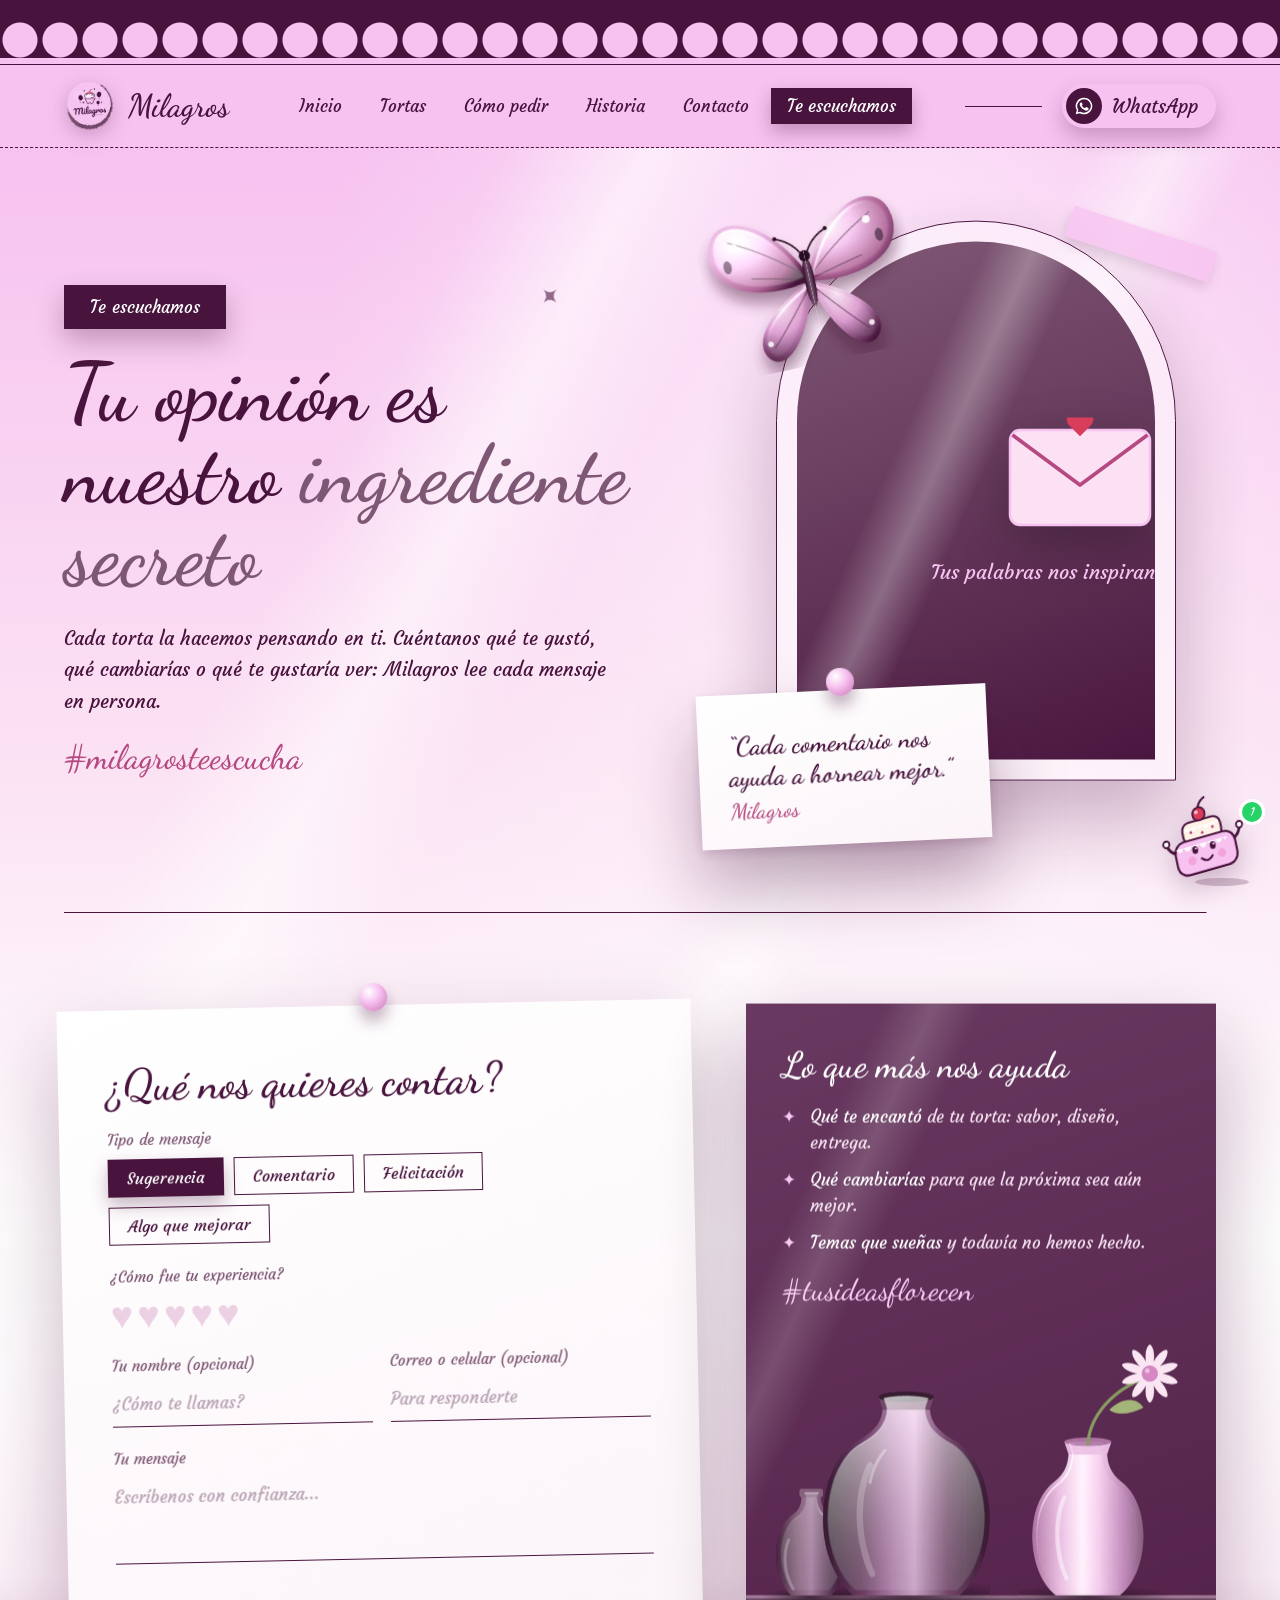
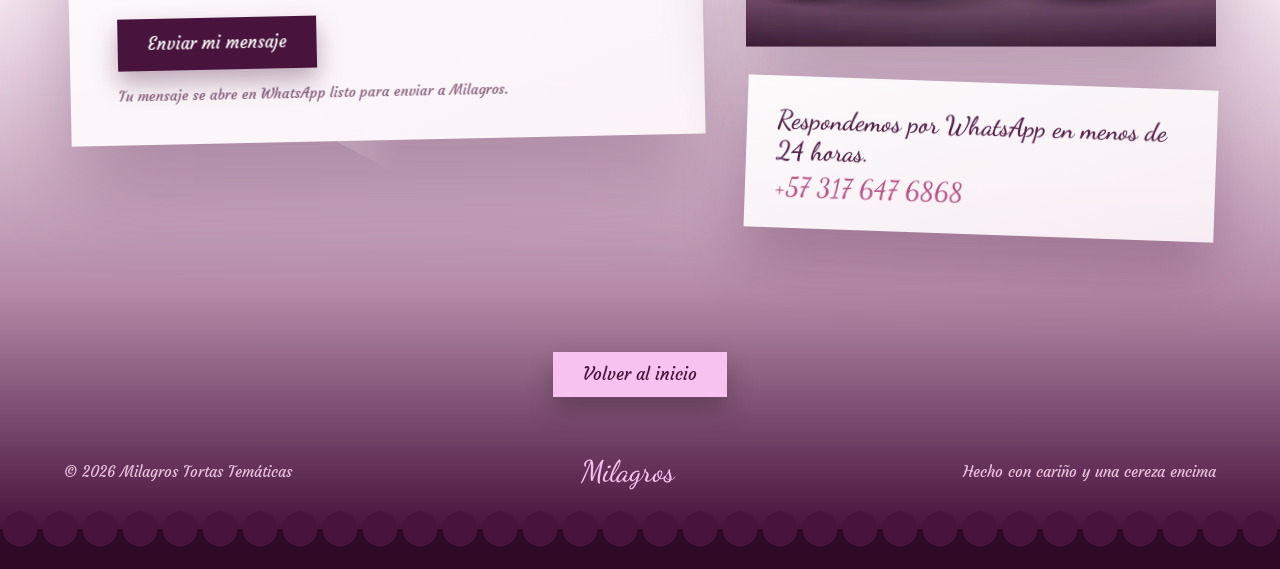
<file: te-escuchamos.html>
<!DOCTYPE html>
<html lang="es" class="is-intro">
<head>
  <meta charset="utf-8">
  <meta name="viewport" content="width=device-width, initial-scale=1">
  <title>Te escuchamos — Milagros Tortas Temáticas</title>
  <script>
    /* Al recargar esta vista se vuelve a la portada (con su intro) */
    (function () { var n = performance.getEntriesByType && performance.getEntriesByType("navigation")[0]; if (n && n.type === "reload") location.replace("index.html"); })();
  </script>
  <meta name="description" content="Envíanos tus sugerencias, comentarios y felicitaciones. En Milagros Tortas Temáticas leemos cada mensaje.">
  <meta name="theme-color" content="#48133d">
  <link rel="icon" type="image/png" sizes="32x32" href="assets/img/favicon-32.png">
  <link rel="apple-touch-icon" sizes="192x192" href="assets/img/favicon-192.png">

  <meta property="og:title" content="Milagros Tortas Temáticas">
  <meta property="og:description" content="Tortas temáticas con el sabor de hogar, retomando la receta de nuestras abuelas.">
  <meta property="og:image" content="assets/img/logo-milagros.png">
  <link rel="preconnect" href="https://fonts.googleapis.com">
  <link rel="preconnect" href="https://fonts.gstatic.com" crossorigin>
  <link href="https://fonts.googleapis.com/css2?family=Courgette&family=Dancing+Script:wght@500;600&display=swap" rel="stylesheet">
  <link rel="stylesheet" href="css/styles.css">
</head>
<body class="page-listen">

  <!-- Cortina de entrada (se abre al cargar) -->
  <div class="page-curtain page-curtain--in" aria-hidden="true"><span></span><span></span><span></span><span></span><span></span></div>

  <!-- Símbolos reutilizables -->
  <svg width="0" height="0" style="position:absolute" aria-hidden="true">
    <defs>
      <symbol id="sparkle" viewBox="0 0 24 24"><path d="M12 0 C13 8 16 11 24 12 C16 13 13 16 12 24 C11 16 8 13 0 12 C8 11 11 8 12 0 Z"/></symbol>
      <symbol id="ico-cake" viewBox="0 0 48 48">
        <g fill="none" stroke="currentColor" stroke-width="1.4" stroke-linecap="round" stroke-linejoin="round">
          <path d="M8 40h32M10 40V28h28v12M14 28v-7h20v7"/><path d="M10 33c3 2 5 2 7 0s5-2 7 0 5 2 7 0 5-2 7 0"/><path d="M24 21v-5"/><path d="M24 16c-2-2-1-4 0-5 1 1 2 3 0 5z"/>
        </g>
      </symbol>
      <!-- Mili: cuerpo de la tortica (sin ojos, para reutilizar en el avatar) -->
      <symbol id="mili-face" viewBox="0 0 120 120">
        <path d="M60 22 q2 -10 12 -14" fill="none" stroke="#48133d" stroke-width="3" stroke-linecap="round"/>
        <rect x="32" y="36" width="56" height="30" rx="11" fill="#fff1e6" stroke="#48133d" stroke-width="3"/>
        <path d="M34 44 q5 9 9 0 q5 11 10 0 q5 8 9 0 q5 12 10 0 q4 8 9 0 q3 5 5 0" fill="#fff" stroke="none"/>
        <rect x="16" y="60" width="88" height="46" rx="15" fill="#f7c2f0" stroke="#48133d" stroke-width="3"/>
        <path d="M18 68 q6 10 11 0 q6 12 12 0 q6 9 11 0 q6 13 12 0 q6 9 11 0 q6 11 12 0 q4 7 6 0" fill="#fff" stroke="none" opacity=".9"/>
        <circle cx="38" cy="88" r="6" fill="#f08ccb" opacity=".55"/><circle cx="82" cy="88" r="6" fill="#f08ccb" opacity=".55"/>
        <path d="M52 88 q8 9 16 0" fill="none" stroke="#48133d" stroke-width="3" stroke-linecap="round"/>
        <circle cx="60" cy="28" r="9" fill="#d93a5a" stroke="#48133d" stroke-width="2.5"/>
        <circle cx="57" cy="25" r="2.6" fill="#fff" opacity=".7"/>
        <g fill="#b5477f"><circle cx="44" cy="50" r="2"/><circle cx="60" cy="54" r="2"/><circle cx="76" cy="50" r="2"/></g>
      </symbol>
    </defs>
  </svg>

  <div id="page" class="page">

    <div class="scallop scallop--top" aria-hidden="true"></div>

    <!-- ============ NAVEGACIÓN ============ -->
    <header class="nav" id="nav">
      <a href="index.html" class="brand" data-page-link>
        <img src="assets/img/logo-milagros-nav.webp" alt="Logo Milagros Tortas Temáticas" width="52" height="50" decoding="async">
        <span class="brand__script">Milagros</span>
      </a>
      <nav class="nav__links" id="navLinks" aria-label="Principal">
        <a href="index.html#inicio" data-page-link>Inicio</a>
        <a href="index.html#tortas" data-page-link>Tortas</a>
        <a href="index.html#pedir" data-page-link>Cómo pedir</a>
        <a href="index.html#historia" data-page-link>Historia</a>
        <a href="index.html#contacto" data-page-link>Contacto</a>
        <a href="te-escuchamos.html" class="is-active" aria-current="page">Te escuchamos</a>
      </nav>
      <div class="nav__right">
        <span class="nav__rule" aria-hidden="true"></span>
        <a href="https://wa.me/573176476868" target="_blank" rel="noopener" class="nav__wa" aria-label="Cotizar por WhatsApp" title="Cotizar por WhatsApp">
          <span class="nav__wa-knob"><svg viewBox="0 0 24 24" aria-hidden="true"><path fill="currentColor" d="M12 2a10 10 0 0 0-8.6 15.1L2 22l5-1.3A10 10 0 1 0 12 2zm0 18.2a8.2 8.2 0 0 1-4.2-1.2l-.3-.2-3 .8.8-2.9-.2-.3A8.2 8.2 0 1 1 12 20.2zm4.5-6.1c-.2-.1-1.5-.7-1.7-.8-.2-.1-.4-.1-.6.1l-.8 1c-.1.2-.3.2-.5.1a6.7 6.7 0 0 1-3.3-2.9c-.2-.4.2-.4.7-1.3.1-.2 0-.3 0-.4l-.8-1.8c-.2-.5-.4-.4-.6-.4h-.5a1 1 0 0 0-.7.3 3 3 0 0 0-.9 2.2 5.2 5.2 0 0 0 1.1 2.7 11.8 11.8 0 0 0 4.5 4c1.7.7 2.3.8 3.2.6a2.7 2.7 0 0 0 1.8-1.2 2.2 2.2 0 0 0 .2-1.3c-.1-.1-.3-.2-.5-.3z"/></svg></span>
          <span class="nav__wa-text">WhatsApp</span>
        </a>
      </div>
      <button class="nav__burger" id="burger" type="button" aria-label="Abrir menú" aria-expanded="false" aria-controls="navLinks"><span></span><span></span></button>
    </header>

    <main class="listen">
      <div class="beam beam--1" aria-hidden="true"></div>
      <div class="beam beam--2" aria-hidden="true"></div>
      <div class="glow" aria-hidden="true"></div>

      <!-- ===== Encabezado ===== -->
      <section class="listen__hero">
        <div class="listen__intro">
          <span class="tag listen__tag" data-in>Te escuchamos</span>
          <h1 class="listen__title" data-in>Tu opinión es nuestro <em>ingrediente secreto</em></h1>
          <p class="listen__lead" data-in>Cada torta la hacemos pensando en ti. Cuéntanos qué te gustó, qué cambiarías o qué te gustaría ver: Milagros lee cada mensaje en persona.</p>
          <span class="script listen__hash" data-in>#milagrosteescucha</span>
          <svg class="sparkle listen__sp1" data-sparkle aria-hidden="true"><use href="#sparkle"/></svg>
        </div>

        <div class="listen__art" aria-hidden="true">
          <figure class="arch listen__arch" data-in>
            <div class="arch__inner ph">
              <span class="sheen" aria-hidden="true"></span>
              <svg class="listen__mail" viewBox="0 0 120 90" aria-hidden="true">
                <rect x="4" y="10" width="112" height="76" rx="8" fill="#fbe1f3" stroke="#f7c2f0" stroke-width="2"/>
                <path d="M6 14 L60 54 L114 14" fill="none" stroke="#b5477f" stroke-width="3" stroke-linejoin="round"/>
                <path d="M60 36 c-6-9 6-15 9-6 c3-9 15-3 9 6 l-9 9z" transform="translate(-9 -30)" fill="#d93a5a"/>
              </svg>
              <span class="ph__label">Tus palabras nos inspiran</span>
            </div>
          </figure>
          <div class="note listen__note" data-in-drop>
            <span class="pin pin--top"></span>
            <span class="note__quote">“Cada comentario nos ayuda a hornear mejor.”</span>
            <span class="script note__hash">Milagros</span>
          </div>
          <div class="fly fly--listen" data-fly="listen">
            <div class="fly__body">
              <img class="fly__wing fly__wing--l" src="assets/img/mariposa.webp" alt="" width="640" height="542" decoding="async">
              <img class="fly__wing fly__wing--r" src="assets/img/mariposa.webp" alt="" width="640" height="542" decoding="async">
            </div>
          </div>
          <span class="washi listen__washi"></span>
        </div>
      </section>

      <span class="line line--h listen__rule" aria-hidden="true"></span>

      <!-- ===== Formulario + ideas ===== -->
      <section class="listen__body">
        <div class="listen__formwrap" data-in-drop>
          <span class="pin pin--top" aria-hidden="true"></span>
          <form class="form listen__form" id="feedbackForm" novalidate>
            <h2 class="listen__formtitle">¿Qué nos quieres contar?</h2>

            <fieldset class="chips-pick">
              <legend>Tipo de mensaje</legend>
              <label><input type="radio" name="tipo" value="Sugerencia" checked><span>Sugerencia</span></label>
              <label><input type="radio" name="tipo" value="Comentario"><span>Comentario</span></label>
              <label><input type="radio" name="tipo" value="Felicitación"><span>Felicitación</span></label>
              <label><input type="radio" name="tipo" value="Algo que mejorar"><span>Algo que mejorar</span></label>
            </fieldset>

            <fieldset class="hearts">
              <legend>¿Cómo fue tu experiencia?</legend>
              <div class="hearts__row">
                <input type="radio" id="h5" name="calificacion" value="5"><label for="h5" title="¡Me encantó!">♥</label>
                <input type="radio" id="h4" name="calificacion" value="4"><label for="h4" title="Muy bien">♥</label>
                <input type="radio" id="h3" name="calificacion" value="3"><label for="h3" title="Bien">♥</label>
                <input type="radio" id="h2" name="calificacion" value="2"><label for="h2" title="Regular">♥</label>
                <input type="radio" id="h1" name="calificacion" value="1"><label for="h1" title="Puede mejorar">♥</label>
              </div>
              <span class="hearts__text" aria-live="polite"></span>
            </fieldset>

            <div class="form__row">
              <div class="field"><label for="f-nombre">Tu nombre (opcional)</label><input id="f-nombre" name="nombre" type="text" placeholder="¿Cómo te llamas?" autocomplete="name"></div>
              <div class="field"><label for="f-contacto">Correo o celular (opcional)</label><input id="f-contacto" name="contacto" type="text" placeholder="Para responderte" autocomplete="email"></div>
            </div>
            <div class="field"><label for="f-mensaje">Tu mensaje</label><textarea id="f-mensaje" name="mensaje" rows="4" placeholder="Escríbenos con confianza..." required></textarea></div>
            <p class="form__hint" role="status" aria-live="polite"></p>
            <button type="submit" class="btn btn--plum magnetic">Enviar mi mensaje</button>
            <p class="listen__note-small">Tu mensaje se abre en WhatsApp listo para enviar a Milagros.</p>
          </form>

          <div class="listen__thanks" id="feedbackThanks" role="status" aria-live="polite">
            <svg viewBox="0 0 120 120" aria-hidden="true"><use href="#mili-face"/></svg>
            <h2>¡Gracias por escribirnos!</h2>
            <p>Terminamos de enviar tu mensaje en WhatsApp. Lo leeremos con mucho cariño.</p>
            <button type="button" class="btn btn--pink" id="feedbackAgain">Escribir otro mensaje</button>
          </div>
        </div>

        <aside class="listen__ideas">
          <div class="plum listen__plum" data-reveal>
            <span class="sheen sheen--soft" aria-hidden="true"></span>
            <h3>Lo que más nos ayuda</h3>
            <ul>
              <li><strong>Qué te encantó</strong> de tu torta: sabor, diseño, entrega.</li>
              <li><strong>Qué cambiarías</strong> para que la próxima sea aún mejor.</li>
              <li><strong>Temas que sueñas</strong> y todavía no hemos hecho.</li>
            </ul>
            <span class="script plum__hash">#tusideasflorecen</span>
            <div class="vases vases--listen" data-vases aria-hidden="true">
              <img class="vases__shelf" src="assets/img/jarrones.webp" alt="" width="900" height="614" decoding="async" loading="lazy">
              <img class="vases__v vases__v--1" src="assets/img/jarrones.webp" alt="" width="900" height="614" decoding="async" loading="lazy">
              <img class="vases__v vases__v--2" src="assets/img/jarrones.webp" alt="" width="900" height="614" decoding="async" loading="lazy">
              <img class="vases__v vases__v--3" src="assets/img/jarrones.webp" alt="" width="900" height="614" decoding="async" loading="lazy">
              <span class="petal petal--1"></span><span class="petal petal--2"></span><span class="petal petal--3"></span><span class="petal petal--4"></span>
            </div>
          </div>
          <div class="note listen__promise" data-reveal>
            <span class="note__quote">Respondemos por WhatsApp en menos de 24 horas.</span>
            <a class="script note__hash" href="https://wa.me/573176476868" target="_blank" rel="noopener">+57 317 647 6868</a>
          </div>
        </aside>
      </section>

      <!-- ===== Pie ===== -->
      <section class="listen__foot">
        <a href="index.html" class="btn btn--pink magnetic" data-page-link>Volver al inicio</a>
        <footer class="footer listen__footer">
          <span>© 2026 Milagros Tortas Temáticas</span>
          <a href="index.html" class="footer__script" data-page-link>Milagros</a>
          <span>Hecho con cariño y una cereza encima</span>
        </footer>
      </section>
    </main>

    <div class="scallop scallop--bottom" aria-hidden="true"></div>
  </div>

  <!-- ============ MILI: la tortica asistente ============ -->
  <div class="mili" id="mili">
    <div class="mili__bubble" id="miliBubble" aria-hidden="true">¡Hola! ¿Pedimos tu torta? 🎂</div>

    <section class="mili-panel" id="miliPanel" role="dialog" aria-modal="false" aria-labelledby="miliTitle" data-lenis-prevent>
      <header class="mili-panel__head">
        <svg class="mili-panel__avatar" viewBox="0 0 120 120" aria-hidden="true"><use href="#mili-face"/></svg>
        <div>
          <p class="mili-panel__name" id="miliTitle">Mili</p>
          <p class="mili-panel__status"><span></span>La tortica de Milagros</p>
        </div>
        <button class="mili-panel__close" type="button" id="miliClose" aria-label="Cerrar">
          <svg viewBox="0 0 24 24" width="18" height="18" fill="none" stroke="currentColor" stroke-width="1.6" stroke-linecap="round" aria-hidden="true"><path d="M6 6l12 12M18 6L6 18"/></svg>
        </button>
      </header>

      <div class="mili-panel__body">
        <div class="mili-view is-active" data-view="home">
          <p class="mili-msg">¡Hola! Soy <strong>Mili</strong>, la tortica de Milagros 🎂</p>
          <p class="mili-msg">Cuéntame qué quieres celebrar y te ayudo a pedir tu torta.</p>
          <div class="mili-actions">
            <button class="mili-action mili-action--order" type="button" data-go="order">
              <svg viewBox="0 0 48 48" aria-hidden="true"><use href="#ico-cake"/></svg>
              <span><strong>Pedir mi torta</strong><small>Llena el formulario en 1 minuto</small></span>
            </button>
            <a class="mili-action mili-action--wa" href="https://wa.me/573176476868?text=%C2%A1Hola%20Milagros!%20Quiero%20informaci%C3%B3n%20sobre%20sus%20tortas%20%F0%9F%8E%82" target="_blank" rel="noopener">
              <svg viewBox="0 0 24 24" aria-hidden="true"><path fill="currentColor" d="M12 2a10 10 0 0 0-8.6 15.1L2 22l5-1.3A10 10 0 1 0 12 2zm0 18.2a8.2 8.2 0 0 1-4.2-1.2l-.3-.2-3 .8.8-2.9-.2-.3A8.2 8.2 0 1 1 12 20.2zm4.5-6.1c-.2-.1-1.5-.7-1.7-.8-.2-.1-.4-.1-.6.1l-.8 1c-.1.2-.3.2-.5.1a6.7 6.7 0 0 1-3.3-2.9c-.2-.4.2-.4.7-1.3.1-.2 0-.3 0-.4l-.8-1.8c-.2-.5-.4-.4-.6-.4h-.5a1 1 0 0 0-.7.3 3 3 0 0 0-.9 2.2 5.2 5.2 0 0 0 1.1 2.7 11.8 11.8 0 0 0 4.5 4c1.7.7 2.3.8 3.2.6a2.7 2.7 0 0 0 1.8-1.2 2.2 2.2 0 0 0 .2-1.3c-.1-.1-.3-.2-.5-.3z"/></svg>
              <span><strong>WhatsApp</strong><small>+57 317 647 6868</small></span>
            </a>
            <a class="mili-action mili-action--ig" href="https://www.instagram.com/milagros_tortas_tematica/" target="_blank" rel="noopener">
              <svg viewBox="0 0 24 24" aria-hidden="true" fill="none" stroke="currentColor" stroke-width="1.8"><rect x="3" y="3" width="18" height="18" rx="5"/><circle cx="12" cy="12" r="4"/><circle cx="17.5" cy="6.5" r="1" fill="currentColor" stroke="none"/></svg>
              <span><strong>Instagram</strong><small>@milagros_tortas_tematica</small></span>
            </a>
          </div>
        </div>

        <div class="mili-view" data-view="order">
          <button class="mili-back" type="button" data-go="home">← Volver</button>
          <p class="mili-msg">¡Qué emoción! 🎉 Llena esto y te lo envío por WhatsApp a Milagros.</p>
          <form class="mili-form" id="miliForm" novalidate>
            <label class="mili-field"><span>Nombre</span><input name="nombre" type="text" placeholder="Tu nombre" autocomplete="name" required></label>
            <label class="mili-field"><span>Fecha del evento</span><input name="fecha" type="date" required></label>
            <div class="mili-form__row">
              <label class="mili-field"><span>Tema</span><input name="tema" type="text" placeholder="Ej. unicornios"></label>
              <label class="mili-field"><span>Porciones</span><input name="porciones" type="number" min="1" placeholder="20"></label>
            </div>
            <label class="mili-field"><span>Detalles</span><textarea name="mensaje" rows="2" placeholder="Sabores, colores, personajes..."></textarea></label>
            <p class="mili-form__hint" role="status" aria-live="polite"></p>
            <button class="mili-submit" type="submit">Enviar pedido por WhatsApp</button>
          </form>
        </div>
      </div>
    </section>

    <button class="mili__bot" id="miliBot" type="button" aria-label="Habla con Mili, la tortica de Milagros" aria-expanded="false" aria-controls="miliPanel">
      <span class="mili__shadow" aria-hidden="true"></span>
      <span class="mili__lean" id="miliLean" aria-hidden="true">
        <span class="mili__char" id="miliChar">
          <svg viewBox="0 0 120 120">
            <g class="mili__arm mili__arm--l"><path d="M20 74 q-12 -4 -14 -16" fill="none" stroke="#48133d" stroke-width="4" stroke-linecap="round"/><circle cx="6" cy="57" r="4.5" fill="#fff" stroke="#48133d" stroke-width="2.5"/></g>
            <g class="mili__arm mili__arm--r"><path d="M100 74 q12 -4 14 -16" fill="none" stroke="#48133d" stroke-width="4" stroke-linecap="round"/><circle cx="114" cy="57" r="4.5" fill="#fff" stroke="#48133d" stroke-width="2.5"/></g>
            <use href="#mili-face"/>
            <g class="mili__eyes" id="miliEyes">
              <g class="mili__look">
                <g class="mili__eye mili__eye--l"><ellipse cx="47" cy="78" rx="4.2" ry="5.2" fill="#48133d"/><circle cx="48.4" cy="76.2" r="1.4" fill="#fff"/></g>
                <g class="mili__eye mili__eye--r"><ellipse cx="73" cy="78" rx="4.2" ry="5.2" fill="#48133d"/><circle cx="74.4" cy="76.2" r="1.4" fill="#fff"/></g>
              </g>
            </g>
            <g class="mili__hearts" fill="#d93a5a">
              <path d="M30 40 c-3-5 4-8 5-3 c1-5 8-2 5 3 l-5 5z"/><path d="M92 34 c-3-5 4-8 5-3 c1-5 8-2 5 3 l-5 5z"/>
            </g>
          </svg>
        </span>
      </span>
      <span class="mili__badge" aria-hidden="true">1</span>
    </button>
  </div>

  <!-- Plugins -->
  <script src="js/vendor/gsap.min.js"></script>
  <script src="js/vendor/ScrollTrigger.min.js"></script>
  <script src="js/vendor/lenis.min.js"></script>
  <script src="js/vendor/split-type.min.js"></script>
  <script src="js/main.js"></script>
</body>
</html>
</file>
<file: css/styles.css>
/* =========================================================
   Milagros Tortas Temáticas — estilos (diseño collage)
   El tablero de escritorio es un lienzo de 1440px que se escala
   al ancho de la pantalla; en celular pasa a un flujo apilado.
   ========================================================= */
:root {
  --plum: #48133d;
  --plum-2: #5e2a55;
  --plum-3: #2e0a27;
  --mauve: #7e5774;
  --berry: #b5477f;
  --pink: #f7c2f0;
  --pink-2: #fbe1f3;
  --pink-3: #f0a6d8;
  --blush: #e9bfdc;
  --blush-2: #f3dcec;
  --ink: #3a1633;
  --body: #5f3f58;
  --line: #ecd9e6;
  --paper: linear-gradient(160deg, #ffffff 0%, #fbf3f8 100%);
  --plum-grad: linear-gradient(160deg, #5e2a55 0%, #48133d 100%);
  --photo-grad: linear-gradient(160deg, #7e5774 0%, #48133d 100%);
  --pin-grad: radial-gradient(circle at 35% 30%, #ffffff 0%, #f7c2f0 40%, #c774b3 100%);

  /* Dos letras pegadas: Dancing Script para lucirse en grande (titulos, nombres, hashtags)
     y Courgette, mas abierta y con letras mas grandes, para todo lo que se lee de corrido. */
  --serif: 'Dancing Script', 'Segoe Script', cursive;
  --sans: 'Courgette', 'Segoe Script', cursive;
  --script: 'Dancing Script', 'Segoe Script', cursive;
  --ease: cubic-bezier(.22, 1, .36, 1);
  --nav-h: 84px;
  --s: 1;
}

*, *::before, *::after { box-sizing: border-box; }
html { -webkit-text-size-adjust: 100%; font-synthesis: style; }
html.lenis, html.lenis body { height: auto; }
.lenis.lenis-smooth { scroll-behavior: auto !important; }
.lenis.lenis-stopped { overflow: hidden; }

body {
  margin: 0;
  font-family: var(--sans);
  font-weight: 500;
  background: var(--plum-3);
  color: var(--ink);
  -webkit-font-smoothing: antialiased;
  overflow-x: hidden;
}
html.is-intro, html.is-intro body { overflow: hidden; height: 100%; }
/* Menu movil abierto: sin Lenis el bloqueo del fondo lo hace el CSS */
html.is-menu-open, html.is-menu-open body { overflow: hidden; }

a { color: var(--plum); text-decoration: none; transition: color .3s var(--ease); }
a:hover { color: var(--mauve); }
img, svg { display: block; max-width: 100%; }
em { font-style: italic; }
::selection { background: var(--pink); color: var(--plum); }
:focus-visible { outline: 2px solid var(--berry); outline-offset: 3px; }

/* ================= INTRO ================= */
.intro {
  position: fixed; inset: 0; z-index: 1000;
  background: radial-gradient(ellipse at center, #fdf6fa 0%, #f9eef5 70%, #f5e6f0 100%);
  display: grid; place-items: center; overflow: hidden;
}
.intro.is-done { visibility: hidden; pointer-events: none; }
.intro__video { position: absolute; inset: 0; width: 100%; height: 100%; object-fit: cover; will-change: transform, filter; }
.intro__veil { position: absolute; inset: 0; background: radial-gradient(ellipse at center, rgba(255,250,253,.2), rgba(247,194,240,.55)); opacity: 0; }
.intro__progress { position: absolute; left: 50%; bottom: 36px; transform: translateX(-50%); width: min(220px, 50vw); height: 1px; background: rgba(72,19,61,.15); z-index: 3; }
.intro__progress span { display: block; height: 100%; width: 100%; background: var(--berry); transform-origin: left; transform: scaleX(0); }
.intro__curtain { position: absolute; inset: 0; z-index: 4; display: flex; pointer-events: none; }
.intro__curtain span { flex: 1; height: 100%; background: var(--plum); transform: scaleY(0); transform-origin: bottom; }
.intro__curtain span:nth-child(even) { background: #5e1f50; }

/* ================= PÁGINA ================= */
.page { position: relative; overflow: clip; background: var(--pink); }

/* Bordes festoneados */
.scallop { position: relative; height: 58px; background: var(--plum); }
.scallop::after {
  content: ''; position: absolute; left: 0; right: 0; top: 22px; height: 36px;
  background-image: radial-gradient(circle at 20px 18px, var(--pink) 17px, transparent 18px); background-size: 40px 36px;
}
.scallop--bottom { height: 40px; background: var(--plum-3); }
.scallop--bottom::after {
  top: -18px; background-image: radial-gradient(circle at 20px 18px, var(--plum) 17px, transparent 18px);
}

/* ================= NAVEGACIÓN ================= */
.nav {
  position: sticky; top: 0; z-index: 50; margin-top: 6px;
  height: var(--nav-h); padding: 0 clamp(20px, 5vw, 72px);
  display: flex; align-items: center; justify-content: space-between; gap: 24px;
  border-top: 1px solid var(--plum); border-bottom: 1px dashed var(--plum);
  transition: transform .5s var(--ease);
}
/* El fondo vive en un pseudo-elemento para no atrapar al menú móvil (position: fixed). */
.nav::before {
  content: ''; position: absolute; inset: 0; z-index: -1;
  background: rgba(247, 194, 240, .9);
  backdrop-filter: blur(10px); -webkit-backdrop-filter: blur(10px);
  opacity: 0; transition: opacity .5s var(--ease);
}
.nav.is-scrolled::before { opacity: 1; }
.nav.is-hidden { transform: translateY(calc(-100% - 8px)); }
.nav.is-menu-open { transform: none; }

.brand { display: flex; align-items: center; gap: 12px; }
.brand img { width: 52px; height: 50px; object-fit: contain; filter: drop-shadow(0 6px 10px rgba(72,19,61,.25)); transition: transform .6s var(--ease); }
.brand:hover img { transform: rotate(-8deg) scale(1.06); }
.brand__script { font-family: var(--script); font-size: 30px; line-height: 1; color: var(--plum); }

.nav__links { display: flex; align-items: center; gap: 20px; font-size: 12px; letter-spacing: .22em; text-transform: uppercase; }
.nav__links a { position: relative; z-index: 0; padding: 9px 16px; color: var(--plum); transition: color .35s var(--ease); }
.nav__links a::before {
  content: ''; position: absolute; inset: 0; z-index: -1; background: var(--plum);
  box-shadow: 0 8px 18px rgba(72,19,61,.3);
  transform: scaleY(0); transform-origin: bottom; transition: transform .35s var(--ease);
}
.nav__links a:hover { color: var(--plum); }
.nav__links a:hover::before { transform: scaleY(.12); }
.nav__links a.is-active { color: #fff; }
.nav__links a.is-active::before { transform: scaleY(1); }

.nav__right { display: flex; align-items: center; gap: 20px; }
.nav__rule { width: clamp(60px, 14vw, 200px); height: 1px; background: var(--plum); }
/* Botón de WhatsApp: rosado, y al pasar el mouse se vuelve verde */
.nav__wa {
  --wa-bg: var(--pink); --wa-knob: var(--plum); --wa-icon: #fff; --wa-text: var(--plum);
  position: relative; display: flex; align-items: center; gap: 10px; height: 44px; padding: 4px 18px 4px 4px;
  border-radius: 999px; background: var(--wa-bg); color: var(--wa-text);
  box-shadow: 0 10px 20px rgba(72,19,61,.25);
  transition: background-color .45s var(--ease), color .45s var(--ease), box-shadow .45s var(--ease), transform .45s var(--ease);
}
.nav__wa::before {
  content: ''; position: absolute; inset: 0; border-radius: inherit; border: 2px solid #25d366;
  opacity: 0; transform: scale(1); pointer-events: none;
}
.nav__wa-knob {
  width: 36px; height: 36px; border-radius: 50%; display: grid; place-items: center; flex: none;
  background: var(--wa-knob); color: var(--wa-icon);
  transition: background-color .45s var(--ease), color .45s var(--ease), transform .55s var(--ease);
}
.nav__wa-knob svg { width: 20px; height: 20px; }
.nav__wa-text { font-size: 19px; font-weight: 600; line-height: 1; white-space: nowrap; }
.nav__wa:hover, .nav__wa:focus-visible {
  --wa-bg: #25d366; --wa-knob: #fff; --wa-icon: #25d366; --wa-text: #fff;
  color: #fff; box-shadow: 0 12px 26px rgba(37,211,102,.45); transform: translateY(-2px);
}
.nav__wa:hover .nav__wa-knob { transform: rotate(-12deg) scale(1.08); }
.nav__wa:hover::before { animation: wa-ping .9s var(--ease); }
@keyframes wa-ping { 0% { opacity: .8; transform: scale(1); } 100% { opacity: 0; transform: scale(1.35); } }
.nav__burger { display: none; }

/* ================= TABLERO ================= */
.board-wrap {
  position: relative; width: 100%;
  height: calc(5460px * var(--s));
  background: linear-gradient(180deg,
    #f7c2f0 0, #f7c2f0 calc(732px * var(--s)), #fbe1f3 calc(1462px * var(--s)), #fff6fb calc(2282px * var(--s)),
    #fbe1f3 calc(2860px * var(--s)), #ffffff calc(3420px * var(--s)),
    #fbeff7 calc(4243px * var(--s)), #b48aa8 calc(4882px * var(--s)), #48133d calc(5460px * var(--s)));
}
.board {
  position: relative; width: 1440px; height: 5460px;
  margin-left: calc((100% - 1440px * var(--s)) / 2);
  transform: scale(var(--s)); transform-origin: top left;
  font-family: var(--sans); color: var(--ink);
}
.board > section { position: absolute; left: 0; width: 1440px; }

/* Reflejos de luz */
.beam { position: absolute; pointer-events: none; background: linear-gradient(90deg, rgba(255,255,255,0) 0%, rgba(255,255,255,.55) 50%, rgba(255,255,255,0) 100%); animation: beam 9s ease-in-out infinite; }
.beam--1 { top: -380px; left: 200px; width: 260px; height: 1800px; transform: rotate(28deg); }
.beam--2 { top: -280px; left: 700px; width: 140px; height: 1900px; transform: rotate(28deg); opacity: .85; animation-delay: -4s; }
.beam--3 { top: 3260px; left: -100px; width: 220px; height: 1700px; transform: rotate(-26deg); animation-delay: -2s; --dir: -1; }
@keyframes beam { 0%, 100% { translate: 0 0; opacity: .9; } 50% { translate: 40px 0; opacity: 1; } }
.glow { position: absolute; inset: 0; pointer-events: none; background: radial-gradient(ellipse at 70% 12%, rgba(255,255,255,.55) 0%, rgba(255,255,255,0) 45%); }

/* Piezas del collage */
.line { position: absolute; background: var(--plum); }
.line--h { height: 1px; transform-origin: left center; }
.line--v { width: 1px; transform-origin: center top; }
.tag {
  position: absolute; padding: 12px 28px; background: var(--plum); color: #fff; white-space: nowrap;
  font-size: 12px; letter-spacing: .34em; text-transform: uppercase; box-shadow: 0 12px 28px rgba(72,19,61,.3);
}
.tag--serif { font-family: var(--serif); font-style: italic; font-size: 22px; letter-spacing: 0; text-transform: none; }
.script { font-family: var(--script); line-height: 1; color: var(--berry); }
.sparkle { position: absolute; color: var(--plum); fill: currentColor; transform-origin: center; }
.pin { position: absolute; width: 30px; height: 30px; border-radius: 999px; background: var(--pin-grad); box-shadow: 0 10px 16px rgba(72,19,61,.35); }
.pin--top { top: -22px; left: 50%; margin-left: -14px; width: 28px; height: 28px; }
.thread { position: absolute; width: 1px; background: var(--mauve); opacity: .7; transform-origin: center top; }
.washi { position: absolute; background: rgba(247, 194, 240, .75); box-shadow: 0 6px 12px rgba(72,19,61,.15); }
.note {
  position: absolute; background: var(--paper); transform: rotate(var(--rot, 0deg));
  box-shadow: 0 40px 70px rgba(72,19,61,.35), 0 4px 10px rgba(72,19,61,.15);
}
.plum {
  position: absolute; background: var(--plum-grad); color: #fff; overflow: hidden;
  display: flex; flex-direction: column; gap: 20px; box-shadow: 0 40px 80px rgba(72,19,61,.35);
}
.plum p { margin: 0; position: relative; font-size: 19px; line-height: 1.6; color: var(--blush-2); }
.plum__hash { position: relative; font-size: 30px; color: var(--pink); }
.sheen {
  position: absolute; top: -100px; left: 40px; width: 90px; height: 900px; pointer-events: none;
  background: linear-gradient(90deg, rgba(255,255,255,0) 0%, rgba(255,255,255,.28) 50%, rgba(255,255,255,0) 100%);
  transform: rotate(24deg); animation: sheen 8s ease-in-out infinite;
}
/* Reflejo del bloque de jarrones: cruza TODO el cuadro, por encima de los jarrones */
.sheen--soft {
  top: -40%; left: 0; width: 90px; height: 180%; z-index: 3; opacity: .55; mix-blend-mode: screen;
  animation: sheen-sweep 9s ease-in-out infinite;
}
@keyframes sheen-sweep { 0%, 15% { translate: -220px 0; } 65%, 100% { translate: 640px 0; } }
@keyframes sheen { 0%, 100% { translate: -40px 0; } 50% { translate: 320px 0; } }
.h2 { margin: 0; font-family: var(--serif); font-weight: 600; font-size: 72px; line-height: .98; color: var(--plum); }
.h2 em { color: var(--mauve); }
.h2--light { color: #fff; }
.h2--light em { color: var(--pink); }
.split-line { overflow: hidden; padding: .14em .06em .22em; margin: -.14em -.06em -.22em; }

/* Arcos fotográficos */
.arch { position: absolute; margin: 0; border: 1px solid var(--plum); padding: 22px; background: rgba(255,255,255,.35); box-shadow: 0 40px 80px rgba(72,19,61,.28); }
.arch__inner {
  width: 100%; height: 100%; position: relative; overflow: hidden; background: var(--photo-grad); isolation: isolate; /* las capas de la torta no se salen de la ventana */
  display: flex; align-items: flex-end; justify-content: center; padding-bottom: 28px;
  color: var(--pink); font-size: 11px; letter-spacing: .24em; text-transform: uppercase;
}
/* Marcador de foto: para poner una real, agrega <img> dentro del .ph */
.ph { position: relative; overflow: hidden; }
.ph > img { position: absolute; inset: 0; width: 100%; height: 100%; object-fit: cover; }
.ph__label { position: relative; }

/* Botones */
.btn {
  display: inline-flex; align-items: center; justify-content: center; position: relative; overflow: hidden; isolation: isolate;
  font: 500 12px/1 var(--sans); letter-spacing: .22em; text-transform: uppercase; border: 0; cursor: pointer;
  transition: color .45s var(--ease);
}
.btn::before { content: ''; position: absolute; inset: 0; z-index: -1; transform: translateY(101%); transition: transform .55s var(--ease); }
.btn:hover::before { transform: translateY(0); }
.btn--pink { padding: 16px 30px; background: var(--pink); color: var(--plum); box-shadow: 0 12px 24px rgba(0,0,0,.25); }
.btn--pink::before { background: #fff; }
.btn--pink:hover { color: var(--plum); }
.btn--plum { height: 52px; padding: 0 30px; background: var(--plum); color: #fff; box-shadow: 0 12px 24px rgba(72,19,61,.35); font-weight: 400; }
.btn--plum::before { background: var(--berry); }
.btn--plum:hover { color: #fff; }

/* Mariposa: dos mitades con perspectiva para aletear */
.fly { position: absolute; pointer-events: none; transform: rotate(var(--rot, 0deg)) scaleX(var(--flip, 1)); }
.fly__body { position: relative; width: 100%; height: 100%; perspective: 700px; transform-style: preserve-3d; }
.fly__wing { position: absolute; inset: 0; width: 100%; height: 100%; object-fit: contain; transform-origin: 50% 50%; will-change: transform; }
.fly__wing--l { clip-path: inset(0 50% 0 0); animation: flap-l var(--flap, 1.1s) ease-in-out infinite; }
.fly__wing--r { clip-path: inset(0 0 0 50%); animation: flap-r var(--flap, 1.1s) ease-in-out infinite; }
.fly.is-flying, .fly:hover { --flap: .32s; }
@keyframes flap-l { 0%, 100% { transform: rotateY(-6deg); } 50% { transform: rotateY(62deg); } }
@keyframes flap-r { 0%, 100% { transform: rotateY(6deg); } 50% { transform: rotateY(-62deg); } }
.fly--hero { z-index: 5; top: 60px; left: 10px; width: 300px; height: 254px; --rot: -14deg; }
.fly--small { top: 30px; left: 1230px; width: 170px; height: 144px; --rot: 18deg; --flip: -1; }

/* Jarrones: cada uno recortado del mismo PNG para que se muevan a su ritmo */
.vases { position: absolute; bottom: 0; left: 0; width: 440px; height: 300px; overflow: hidden; }
.vases img { position: absolute; inset: 0; width: 100%; height: 100%; object-fit: cover; }
.vases__shelf { clip-path: inset(84% 0 0 0); }
.vases__v { animation: vase 4.6s ease-in-out infinite; animation-play-state: paused; will-change: transform; }
.vases__v--1 { clip-path: inset(48% 80% 15.5% 0); transform-origin: 13% 84%; animation-duration: 4.2s; }
.vases__v--2 { clip-path: polygon(16% 0, 52% 0, 52% 84.5%, 20% 84.5%, 20% 49%, 16% 49%); transform-origin: 34% 84%; animation-duration: 5.6s; animation-delay: -1.4s; }
.vases__v--3 { clip-path: inset(0 0 15.5% 58%); transform-origin: 72% 84%; animation-duration: 4.9s; animation-delay: -2.6s; }
.vases.is-in .vases__v { animation-play-state: running; }
@keyframes vase { 0%, 100% { transform: rotate(-1.4deg) scaleY(1); } 50% { transform: rotate(1.4deg) scaleY(1.025); } }
.petal { position: absolute; left: 82%; top: 16%; width: 8px; height: 8px; border-radius: 50% 0 50% 50%; background: var(--pink); opacity: 0; animation: petal 5.5s ease-in-out infinite; }
.petal--2 { left: 88%; top: 10%; width: 6px; height: 6px; animation-delay: 1.6s; animation-duration: 6.5s; }
.petal--3 { left: 78%; top: 22%; width: 7px; height: 7px; animation-delay: 3.1s; }
.petal--4 { left: 90%; top: 20%; width: 5px; height: 5px; animation-delay: 4.4s; animation-duration: 7s; }
.vases.is-in .petal { animation-play-state: running; }
.petal { animation-play-state: paused; }
@keyframes petal { 0% { opacity: 0; transform: translate(0, 0) rotate(0); } 15% { opacity: .95; } 100% { opacity: 0; transform: translate(-46px, -80px) rotate(260deg); } }

/* ================= HERO ================= */
.hero { top: 0; height: 1120px; }
.hero__band { position: absolute; top: 560px; left: 0; width: 1440px; height: 150px; background: var(--plum); box-shadow: 0 30px 60px rgba(72,19,61,.25); }
.hero__l1 { top: 470px; left: 1160px; height: 520px; }
.hero__l2 { top: 60px; left: 300px; width: 1090px; }
.hero__l3 { top: 60px; left: 1389px; height: 420px; }
.hero__l4 { top: 108px; left: 40px; width: 380px; }
.hero__l5 { top: 108px; left: 40px; height: 610px; }
.hero__tag { top: 36px; left: 260px; padding: 12px 36px; }
.hero__arch { top: 150px; left: 96px; width: 470px; height: 590px; border-radius: 235px 235px 0 0; }
.hero__arch .arch__inner { border-radius: 213px 213px 0 0; }
/* Torta que se arma en la ventana: va recortada, asi el degradado y el reflejo siguen viendose.
   Apoyada en el borde inferior de la ventana, como si la torta siguiera hacia abajo. */
.armado { position: absolute; z-index: 1; left: 50%; bottom: 0; height: 91%; transform: translateX(-50%); pointer-events: none; }
.armado > img { position: absolute; inset: 0; width: 100%; height: 100%; max-width: none; }
.armado__pieza { opacity: 0; visibility: hidden; }
.armado__chispa {
  position: absolute; z-index: 2; width: 26px; height: 26px; margin: -13px 0 0 -13px;
  fill: #fff3c4; opacity: 0; filter: drop-shadow(0 0 6px rgba(255, 220, 140, .9));
}
.armado--apoyada { bottom: 5%; height: 82%; }
/* sombra de apoyo bajo la base redonda */
.armado--apoyada::before {
  content: ''; position: absolute; left: 2%; right: 2%; bottom: -3.5%; height: 8%; border-radius: 50%;
  background: radial-gradient(closest-side, rgba(20, 4, 16, .5), rgba(20, 4, 16, 0));
}
.arch .sheen { z-index: 2; }
.hero__by { top: 150px; left: 760px; }
.hero__note { top: 300px; left: 760px; width: 470px; height: 360px; padding: 56px 48px; display: flex; flex-direction: column; gap: 18px; --rot: -1.5deg; }
.note__text { margin: 0; font-family: var(--serif); font-size: 54px; line-height: 1.05; color: var(--plum); }
.note__text em { color: var(--mauve); }
.hero__hash { font-size: 30px; }
.hero__sp1 { top: 180px; left: 700px; width: 30px; height: 30px; }
.hero__sp2 { top: 520px; left: 620px; width: 40px; height: 40px; }
.hero__title { position: absolute; top: 780px; left: 96px; z-index: 2; margin: 0; width: 640px; font-family: var(--serif); font-weight: 600; font-size: 88px; line-height: 1; color: var(--plum); }
.hero__title em { color: var(--mauve); }
.hero__script { position: absolute; top: 1060px; left: 100px; margin: 0; font-size: 40px; }
.hero__plum { top: 730px; left: 760px; width: 560px; height: 390px; padding: 48px 44px; }
.hero__plum .btn { margin-top: auto; align-self: flex-start; }
.flowers { position: absolute; object-fit: contain; pointer-events: none; }
.hero__flowers { top: 540px; left: 560px; width: 320px; height: 597px; transform-origin: 50% 100%; }
.hero__pin { top: 640px; left: 1330px; }
.hero__thread { top: 668px; left: 1344px; height: 300px; }
.hero__washi { top: 1030px; left: 640px; width: 220px; height: 38px; transform: rotate(-8deg); }

/* ================= 01 TORTAS ================= */
.tortas { top: 1180px; height: 1080px; }
.tortas__rule { top: 0; left: 72px; width: 1296px; }
.tortas__tag { top: 40px; left: 72px; }
.tortas__title { position: absolute; top: 110px; left: 72px; width: 480px; }
.tortas__sp { top: 96px; left: 560px; width: 34px; height: 34px; }
.tortas__plum { top: 440px; left: 72px; width: 440px; height: 540px; padding: 44px; gap: 16px; }
.tortas__plum p { font-size: 18px; }
.tortas__plum .plum__hash { font-size: 28px; }
.tortas__pin { top: 425px; left: 60px; width: 26px; height: 26px; box-shadow: 0 8px 14px rgba(72,19,61,.3); }
.cards { position: absolute; top: 40px; left: 620px; width: 748px; display: grid; grid-template-columns: repeat(3, minmax(0, 1fr)); gap: 24px; }
.card { position: relative; height: 420px; padding: 14px 14px 16px; display: flex; flex-direction: column; gap: 10px; box-shadow: 0 24px 50px rgba(72,19,61,.18); transition: transform .6s var(--ease), box-shadow .6s var(--ease); }
.card[hidden] { display: none; }
.card:hover { transform: translateY(-6px) rotate(-.6deg); box-shadow: 0 34px 60px rgba(72,19,61,.28); }
.card[data-tone="white"] { background: #fff; }
.card[data-tone="plum"] { background: var(--plum-grad); box-shadow: 0 24px 50px rgba(72,19,61,.3); }
.card[data-tone="pink"] { background: linear-gradient(160deg, #fbe4f4 0%, #f7c2f0 100%); box-shadow: 0 24px 50px rgba(72,19,61,.2); }

/* Recortes (PNG/WebP con transparencia): la torta flota sobre la tarjeta.
   Un halo de luz detras y una sombra de apoyo debajo le dan volumen sin filtros costosos. */
.card__media, .producto__media { position: relative; flex: 1; min-height: 0; }
.card__media::before, .producto__media::before {
  content: ''; position: absolute; left: 4%; right: 4%; top: 6%; bottom: 8%; border-radius: 50%;
  background: radial-gradient(closest-side, rgba(247,194,240,.6), rgba(247,194,240,0));
}
[data-tone="plum"] > .card__media::before, [data-tone="plum"] > .producto__media::before { background: radial-gradient(closest-side, rgba(255,255,255,.2), rgba(255,255,255,0)); }
[data-tone="pink"] > .card__media::before, [data-tone="pink"] > .producto__media::before { background: radial-gradient(closest-side, rgba(255,255,255,.75), rgba(255,255,255,0)); }
.card__media::after, .producto__media::after {
  content: ''; position: absolute; left: 16%; right: 16%; bottom: 0; height: 16px; border-radius: 50%;
  background: radial-gradient(closest-side, rgba(46,10,39,.32), rgba(46,10,39,0));
}
[data-tone="plum"] > .card__media::after, [data-tone="plum"] > .producto__media::after { background: radial-gradient(closest-side, rgba(0,0,0,.5), rgba(0,0,0,0)); }
.card__media img, .producto__media img {
  position: absolute; z-index: 1; left: 0; top: 0; width: 100%; height: calc(100% - 5px);
  object-fit: contain; object-position: center bottom; transition: transform .6s var(--ease);
}
.card:hover .card__media img, .producto:hover .producto__media img { transform: translateY(-4px) scale(1.03); }
@media (hover: hover) and (pointer: fine) {
  .card__media img, .producto__media img { filter: drop-shadow(0 12px 12px rgba(46,10,39,.22)); }
}
.card__head { display: flex; flex-direction: column; gap: 2px; }
.card h3 { margin: 0; font-family: var(--serif); font-weight: 500; font-size: 27px; line-height: 1.05; color: var(--plum); }
.card[data-tone="plum"] h3 { color: #fff; }
.card__hash { font-size: 19px; }
.card[data-tone="plum"] .card__hash { color: var(--pink); }
.card[data-tone="pink"] .card__hash { color: var(--mauve); }

/* Filtros por celebracion y paginador */
.tortas__filters { position: absolute; top: 300px; left: 72px; width: 470px; }
.filters { display: flex; flex-wrap: wrap; gap: 10px; }
.filter {
  padding: 8px 16px; border: 1px solid var(--plum); border-radius: 0; background: rgba(255,255,255,.55); color: var(--plum);
  font: 400 16px/1.2 var(--sans); cursor: pointer; -webkit-tap-highlight-color: transparent;
  transition: background-color .3s var(--ease), color .3s var(--ease), transform .3s var(--ease), box-shadow .3s var(--ease);
}
.filter:hover { transform: translateY(-2px); }
.filter.is-active { background: var(--plum); color: #fff; box-shadow: 0 10px 20px rgba(72,19,61,.28); }
.tortas__pager { position: absolute; top: 934px; left: 620px; width: 748px; }
.pager { display: flex; align-items: center; justify-content: center; gap: 18px; }
.pager[hidden] { display: none; }
.pager__btn {
  width: 48px; height: 48px; display: grid; place-items: center; padding: 0; border: 1px solid var(--plum); border-radius: 50%;
  background: #fff; color: var(--plum); cursor: pointer; box-shadow: 0 10px 20px rgba(72,19,61,.18); -webkit-tap-highlight-color: transparent;
  transition: background-color .3s var(--ease), color .3s var(--ease), transform .3s var(--ease);
}
.pager__btn:hover { background: var(--plum); color: #fff; transform: scale(1.06); }
.pager__count { min-width: 74px; text-align: center; font: 600 26px/1 var(--script); color: var(--plum); }

.tortas__washi { top: 660px; left: 520px; width: 180px; height: 34px; background: rgba(247,194,240,.8); transform: rotate(6deg); }

/* ================= 02 MÁS ANTOJOS ================= */
.antojos { top: 2300px; height: 1020px; }
.antojos__rule { top: 0; left: 72px; width: 1296px; }
.antojos__tag { top: 40px; left: 72px; }
.antojos__title { position: absolute; top: 110px; left: 72px; width: 600px; }
.antojos__sp { top: 104px; left: 672px; width: 30px; height: 30px; }
.antojos__lead { position: absolute; top: 140px; left: 760px; width: 560px; margin: 0; font-size: 19px; line-height: 1.6; color: var(--plum); }
.antojos__washi { top: 300px; left: 1250px; width: 170px; height: 34px; transform: rotate(-8deg); }
.productos { position: absolute; top: 330px; left: 72px; width: 1296px; display: flex; flex-wrap: wrap; justify-content: center; gap: 40px 28px; }
.producto {
  position: relative; flex: 0 0 303px; height: 310px; padding: 18px 20px 18px; display: flex; flex-direction: column; gap: 6px;
  box-shadow: 0 30px 60px rgba(72,19,61,.22); transform: rotate(var(--rot, 0deg));
}
.producto[data-tone="white"] { background: var(--paper); }
.producto[data-tone="plum"] { background: var(--plum-grad); box-shadow: 0 30px 60px rgba(72,19,61,.32); }
.producto[data-tone="pink"] { background: linear-gradient(160deg, #fbe4f4 0%, #f7c2f0 100%); }
.producto .pin--top { top: -14px; margin-left: -13px; width: 26px; height: 26px; z-index: 2; }
.producto h3 { margin: 4px 0 0; font-family: var(--serif); font-weight: 600; font-size: 28px; line-height: 1.05; color: var(--plum); }
.producto p { margin: 0; font-size: 15px; line-height: 1.4; color: var(--body); }
.producto[data-tone="plum"] h3 { color: #fff; }
.producto[data-tone="plum"] p { color: var(--blush-2); }

/* ================= 03 CÓMO PEDIR ================= */
.pedir { top: 3360px; height: 620px; }
.pedir__band { position: absolute; top: 120px; left: 0; width: 1440px; height: 360px; background: var(--plum-grad); box-shadow: 0 40px 80px rgba(72,19,61,.3); }
.pedir__tag { top: 0; left: 72px; }
.pedir__title { position: absolute; top: -10px; left: 340px; font-size: 64px; line-height: 1; }
.pedir__sp { top: 30px; left: 1000px; width: 30px; height: 30px; }
.steps { position: absolute; top: 170px; left: 72px; width: 1296px; display: grid; grid-template-columns: repeat(3, minmax(0, 1fr)); gap: 32px; }
.step { position: relative; height: 270px; padding: 44px 36px; display: flex; flex-direction: column; gap: 14px; box-shadow: 0 30px 60px rgba(0,0,0,.35); }
.step .pin--top { top: -14px; margin-left: -13px; width: 26px; height: 26px; box-shadow: 0 8px 14px rgba(0,0,0,.35); }
.step__num { font-family: var(--serif); font-style: italic; font-size: 20px; color: var(--berry); }
.step h3 { margin: 0; font-family: var(--serif); font-weight: 500; font-size: 34px; color: var(--plum); }
.step p { margin: 0; font-size: 15px; line-height: 1.6; color: var(--body); }

/* ================= 04 HISTORIA ================= */
.historia { top: 4040px; height: 760px; }
.historia__rule { top: 0; left: 72px; width: 1296px; }
.historia__tag { top: 40px; left: 72px; }
.historia__copy { position: absolute; top: 120px; left: 72px; width: 640px; display: flex; flex-direction: column; gap: 24px; }
.historia__text { margin: 0; font-size: 18px; line-height: 1.7; color: var(--plum); max-width: 560px; }
.chips { display: flex; gap: 12px; flex-wrap: wrap; }
.chips span { padding: 8px 16px; border: 1px solid var(--plum); font-size: 11px; letter-spacing: .2em; text-transform: uppercase; color: var(--plum); }
.historia__sign { font-size: 40px; }
.historia__arch { top: 60px; left: 860px; width: 420px; height: 620px; border-radius: 210px 210px 0 0; padding: 20px; background: rgba(255,255,255,.4); }
.historia__arch .arch__inner { border-radius: 190px 190px 0 0; padding-bottom: 26px; }
.historia__note { top: 520px; left: 780px; width: 250px; height: 150px; padding: 28px; display: flex; flex-direction: column; gap: 8px; --rot: 3deg; box-shadow: 0 30px 60px rgba(72,19,61,.3); }
.note__quote { font-family: var(--serif); font-style: italic; font-size: 24px; line-height: 1.2; color: var(--plum); }
.note__hash { font-size: 22px; }

/* ================= 05 CONTACTO ================= */
.contacto { top: 4840px; height: 620px; }
.contacto__copy { position: absolute; top: 56px; left: 72px; width: 560px; display: flex; flex-direction: column; gap: 22px; color: #fff; }
.kicker { font-size: 12px; letter-spacing: .34em; text-transform: uppercase; color: var(--pink); }
.contacto__text { margin: 0; font-size: 17px; line-height: 1.7; color: var(--blush-2); max-width: 480px; }
.contacto__phone { font-family: var(--serif); font-size: 38px; color: var(--pink); }
.contacto__phone:hover { color: #fff; }
.contacto__ig { font-size: 12px; letter-spacing: .22em; text-transform: uppercase; color: #fff; }
.contacto__ig:hover { color: var(--pink); }
.form { position: absolute; top: 56px; left: 760px; width: 608px; padding: 40px; background: var(--paper); display: flex; flex-direction: column; gap: 18px; box-shadow: 0 40px 80px rgba(0,0,0,.35); }
.form__row { display: grid; grid-template-columns: repeat(2, minmax(0, 1fr)); gap: 18px; }
.field { display: flex; flex-direction: column; gap: 6px; position: relative; }
.field label { font-size: 11px; letter-spacing: .22em; text-transform: uppercase; color: var(--mauve); }
.field input, .field textarea {
  height: 46px; padding: 0; border: 0; border-bottom: 1px solid var(--plum); border-radius: 0; background: transparent;
  font: 400 15px var(--sans); color: var(--ink); outline: none;
}
.field textarea { height: 90px; padding: 12px 0; resize: none; }
.field input::placeholder, .field textarea::placeholder { color: rgba(126,87,116,.55); }
.field::after { content: ''; position: absolute; left: 0; bottom: 0; height: 2px; width: 100%; background: var(--berry); transform: scaleX(0); transform-origin: left; transition: transform .6s var(--ease); }
.field:focus-within::after { transform: scaleX(1); }
.field.is-invalid input { border-color: #d93a5a; }
.form__hint { margin: -6px 0 0; min-height: 1.2em; font-size: 13px; color: #d93a5a; }
.contacto__washi { top: 30px; left: 1290px; width: 160px; height: 34px; background: rgba(247,194,240,.8); transform: rotate(-10deg); box-shadow: none; }
.footer { position: absolute; top: 560px; left: 72px; width: 1296px; display: flex; justify-content: space-between; align-items: center; font-size: 11px; letter-spacing: .22em; text-transform: uppercase; color: var(--blush); }
.footer__script { font-family: var(--script); font-size: 30px; letter-spacing: 0; text-transform: none; color: var(--pink); }
.footer__script:hover { color: #fff; }

/* ================= MILI (tortica asistente) ================= */
.mili {
  position: fixed; right: max(16px, env(safe-area-inset-right)); bottom: max(16px, env(safe-area-inset-bottom)); z-index: 70;
  display: flex; flex-direction: column; align-items: flex-end; gap: 12px;
  transition: opacity .6s var(--ease), transform .6s var(--ease);
}
html.is-intro .mili { opacity: 0; transform: translateY(30px); pointer-events: none; }

.mili__bot { position: relative; width: 84px; height: 84px; padding: 0; border: 0; background: none; cursor: pointer; -webkit-tap-highlight-color: transparent; }
.mili__lean { position: absolute; inset: 0; display: block; transform-origin: 50% 100%; perspective: 500px; }
.mili__char { position: absolute; inset: 0; display: block; transform-origin: 50% 100%; filter: drop-shadow(0 10px 14px rgba(72,19,61,.28)); animation: mili-breathe 3.4s ease-in-out infinite; }
.mili__char svg { width: 100%; height: 100%; overflow: visible; }
.mili__shadow { position: absolute; left: 18%; right: 18%; bottom: -2px; height: 8px; border-radius: 50%; background: rgba(72,19,61,.22); transition: transform .3s, opacity .3s; }
.mili__eyes, .mili__look, .mili__eye, .mili__arm, .mili__hearts { transform-box: fill-box; }
.mili__eye { transform-origin: center; animation: mili-blink 4.4s infinite; }
.mili__eye--r { animation-delay: .1s; }
.mili__look { transform-origin: center; }
.mili__arm--l { transform-origin: 100% 100%; }
.mili__arm--r { transform-origin: 0% 100%; }
.mili__hearts { opacity: 0; transform-origin: center; }
.mili__badge {
  position: absolute; top: 2px; right: 2px; min-width: 20px; height: 20px; padding: 0 5px; border-radius: 10px;
  background: #25d366; color: #fff; font: 500 11px/20px var(--sans); text-align: center;
  box-shadow: 0 0 0 3px #fff; animation: mili-pulse 2s infinite;
}
.mili__bot:focus-visible { outline-offset: 6px; border-radius: 50%; }

@keyframes mili-breathe { 0%, 100% { transform: scale(1, 1); } 50% { transform: scale(1.03, .97); } }
@keyframes mili-blink { 0%, 44%, 50%, 100% { transform: scaleY(1); } 47% { transform: scaleY(.1); } }
@keyframes mili-pulse { 0%, 100% { transform: scale(1); } 50% { transform: scale(1.15); } }

/* Estados de ánimo: el JS activa uno distinto cada 2 s */
.mili--hop .mili__char { animation: mili-hop 1s var(--ease); }
@keyframes mili-hop {
  0%, 100% { transform: translateY(0) scale(1, 1); }
  15% { transform: translateY(0) scale(1.1, .88); }
  45% { transform: translateY(-20px) scale(.94, 1.08) rotate(-4deg); }
  70% { transform: translateY(0) scale(1.08, .92) rotate(2deg); }
  85% { transform: translateY(0) scale(.98, 1.02); }
}
.mili--hop .mili__shadow, .mili--dance .mili__shadow { animation: mili-shadow 1s var(--ease); }
@keyframes mili-shadow { 0%, 100% { transform: scale(1); opacity: 1; } 45% { transform: scale(.6); opacity: .5; } 70% { transform: scale(1.1); } }
.mili--wiggle .mili__char { animation: mili-wiggle .9s ease-in-out; }
@keyframes mili-wiggle { 0%, 100% { transform: rotate(0); } 20% { transform: rotate(-9deg); } 40% { transform: rotate(8deg); } 60% { transform: rotate(-6deg); } 80% { transform: rotate(4deg); } }
.mili--spin .mili__char { animation: mili-spin 1.1s var(--ease); }
@keyframes mili-spin { 0% { transform: rotateY(0) scale(1); } 30% { transform: rotateY(120deg) scale(.92, 1.06); } 70% { transform: rotateY(300deg) scale(1.04, .96); } 100% { transform: rotateY(360deg) scale(1); } }
.mili--jelly .mili__char { animation: mili-jelly .9s ease-out; }
@keyframes mili-jelly { 0%, 100% { transform: scale(1, 1); } 25% { transform: scale(1.18, .82); } 50% { transform: scale(.9, 1.12); } 75% { transform: scale(1.06, .95); } }
.mili--peek .mili__char { animation: mili-peek 1.4s ease-in-out; }
@keyframes mili-peek { 0%, 100% { transform: translateX(0) rotate(0); } 30%, 70% { transform: translateX(-12px) rotate(-12deg); } }
.mili--dance .mili__char { animation: mili-dance 1.4s ease-in-out; }
@keyframes mili-dance { 0%, 100% { transform: rotate(0) translateY(0); } 20% { transform: rotate(-10deg) translateY(-8px); } 40% { transform: rotate(10deg) translateY(0); } 60% { transform: rotate(-10deg) translateY(-8px); } 80% { transform: rotate(10deg) translateY(0); } }
.mili--wave .mili__arm--r { animation: mili-wave-r 1.2s ease-in-out; }
.mili--wave .mili__arm--l, .mili--dance .mili__arm--l, .mili--hop .mili__arm--l { animation: mili-wave-l 1.1s ease-in-out; }
.mili--dance .mili__arm--r, .mili--hop .mili__arm--r { animation: mili-wave-r 1.1s ease-in-out; }
@keyframes mili-wave-l { 0%, 100% { transform: rotate(0); } 30% { transform: rotate(22deg); } 60% { transform: rotate(-8deg); } }
@keyframes mili-wave-r { 0%, 100% { transform: rotate(0); } 25% { transform: rotate(-32deg); } 45% { transform: rotate(8deg); } 65% { transform: rotate(-26deg); } 85% { transform: rotate(0); } }
.mili--wink .mili__eye--r { animation: mili-wink .6s ease-in-out; }
@keyframes mili-wink { 0%, 100% { transform: scaleY(1); } 30%, 70% { transform: scaleY(.08); } }
.mili--look .mili__look { animation: mili-look 1.5s ease-in-out; }
@keyframes mili-look { 0%, 100% { transform: translate(0, 0); } 25%, 40% { transform: translate(-4px, -1px); } 60%, 80% { transform: translate(4px, 0); } }
.mili--love .mili__hearts { animation: mili-hearts 1.3s ease-out; }
.mili--love .mili__char { animation: mili-jelly 1.3s ease-out; }
@keyframes mili-hearts { 0% { opacity: 0; transform: translateY(6px) scale(.4); } 25% { opacity: 1; transform: translateY(-2px) scale(1.1); } 100% { opacity: 0; transform: translateY(-16px) scale(1); } }

/* Mientras haces scroll, Mili mira la web (el giro lo controla el JS) */
.mili.is-watching .mili__char { animation-play-state: paused; }
.mili.is-open .mili__char { animation: none; }
.mili.is-open .mili__badge { display: none; }

/* Globo de diálogo */
.mili__bubble {
  position: relative; max-width: 220px; margin-right: 8px; padding: 12px 16px;
  background: #fff; color: var(--plum); border-radius: 16px 16px 4px 16px;
  font: 400 14px/1.4 var(--sans); box-shadow: 0 14px 30px -12px rgba(72,19,61,.4);
  opacity: 0; transform: translateY(8px) scale(.9); transform-origin: 100% 100%; pointer-events: none;
  transition: opacity .4s var(--ease), transform .4s var(--ease);
}
.mili__bubble::after { content: ''; position: absolute; right: 18px; bottom: -6px; width: 12px; height: 12px; background: #fff; transform: rotate(45deg); border-radius: 2px; }
.mili__bubble.is-visible { opacity: 1; transform: none; pointer-events: auto; cursor: pointer; }
.mili.is-open .mili__bubble { display: none; }

/* Panel */
.mili-panel {
  position: absolute; right: 0; bottom: calc(100% + 12px);
  width: min(360px, calc(100vw - 32px)); max-height: min(620px, calc(100svh - 130px));
  display: flex; flex-direction: column; overflow: hidden;
  background: #fff; border-radius: 22px; box-shadow: 0 30px 70px -20px rgba(72,19,61,.5), 0 0 0 1px rgba(72,19,61,.06);
  opacity: 0; visibility: hidden; transform: translateY(16px) scale(.96); transform-origin: 100% 100%;
  transition: opacity .35s var(--ease), transform .35s var(--ease), visibility 0s .35s;
}
.mili.is-open .mili-panel { opacity: 1; visibility: visible; transform: none; transition: opacity .35s var(--ease), transform .35s var(--ease), visibility 0s; }
.mili-panel__head { display: flex; align-items: center; gap: 12px; padding: 14px 14px 14px 16px; background: var(--plum); color: #fff; }
.mili-panel__avatar { width: 44px; height: 44px; flex: none; background: var(--pink-2); border-radius: 50%; padding: 3px; }
.mili-panel__head > div { flex: 1; min-width: 0; }
.mili-panel__name { margin: 0; font-family: var(--script); font-size: 30px; line-height: 1; color: var(--pink); }
.mili-panel__status { margin: 2px 0 0; display: flex; align-items: center; gap: 6px; font-size: 11px; letter-spacing: .12em; text-transform: uppercase; color: var(--blush); }
.mili-panel__status span { width: 7px; height: 7px; border-radius: 50%; background: #25d366; }
.mili-panel__close { width: 36px; height: 36px; display: grid; place-items: center; border: 0; border-radius: 50%; background: rgba(255,255,255,.1); color: #fff; cursor: pointer; transition: background .3s; }
.mili-panel__close:hover { background: rgba(255,255,255,.22); }
.mili-panel__body { flex: 1; overflow-y: auto; overscroll-behavior: contain; padding: 18px 16px 16px; background: linear-gradient(180deg, #fff6fb, #fff); }
.mili-view { display: none; flex-direction: column; gap: 10px; }
.mili-view.is-active { display: flex; animation: mili-view-in .35s var(--ease); }
@keyframes mili-view-in { from { opacity: 0; transform: translateY(8px); } }
.mili-msg { margin: 0; align-self: flex-start; max-width: 92%; padding: 10px 14px; background: #fff; border: 1px solid var(--line); border-radius: 4px 16px 16px 16px; font-size: 14px; line-height: 1.5; color: var(--ink); }
.mili-msg strong { color: var(--berry); font-weight: 500; }
.mili-actions { display: flex; flex-direction: column; gap: 8px; margin-top: 6px; }
.mili-action {
  display: flex; align-items: center; gap: 12px; width: 100%; padding: 12px 14px; text-align: left;
  border: 1px solid var(--line); border-radius: 14px; background: #fff; color: var(--plum); cursor: pointer;
  font: 400 14px/1.3 var(--sans); transition: transform .3s var(--ease), border-color .3s, box-shadow .3s;
}
.mili-action:hover { color: var(--plum); transform: translateY(-2px); border-color: var(--pink-3); box-shadow: 0 10px 22px -14px rgba(72,19,61,.45); }
.mili-action svg { width: 36px; height: 36px; flex: none; padding: 7px; border-radius: 10px; }
.mili-action span { display: flex; flex-direction: column; }
.mili-action strong { font-weight: 500; }
.mili-action small { font-size: 12px; color: var(--mauve); }
.mili-action--order { background: var(--plum); border-color: var(--plum); color: #fff; }
.mili-action--order:hover { color: #fff; border-color: var(--plum); }
.mili-action--order svg { background: rgba(255,255,255,.12); color: var(--pink); }
.mili-action--order small { color: var(--blush); }
.mili-action--wa svg { background: #25d366; color: #fff; }
.mili-action--ig svg { background: linear-gradient(45deg, #f9ce34, #ee2a7b 50%, #6228d7); color: #fff; }
.mili-back { align-self: flex-start; padding: 4px 0; border: 0; background: none; color: var(--mauve); font: 400 12px var(--sans); letter-spacing: .12em; text-transform: uppercase; cursor: pointer; }
.mili-back:hover { color: var(--plum); }
.mili-form { display: flex; flex-direction: column; gap: 10px; margin-top: 4px; }
.mili-form__row { display: grid; grid-template-columns: 1.4fr 1fr; gap: 10px; }
.mili-field { display: flex; flex-direction: column; gap: 4px; }
.mili-field span { font-size: 10px; letter-spacing: .18em; text-transform: uppercase; color: var(--mauve); }
.mili-field input, .mili-field textarea {
  width: 100%; padding: 10px 12px; border: 1px solid var(--line); border-radius: 10px; background: #fff;
  font: 400 16px var(--sans); color: var(--ink); outline: none; transition: border-color .3s, box-shadow .3s; resize: none;
}
.mili-field input:focus, .mili-field textarea:focus { border-color: var(--berry); box-shadow: 0 0 0 3px rgba(181,71,127,.12); }
.mili-field.is-invalid input { border-color: #d93a5a; }
.mili-form__hint { margin: 0; min-height: 1em; font-size: 12px; color: #d93a5a; }
.mili-submit { height: 48px; border: 0; border-radius: 12px; background: #25d366; color: #fff; font: 500 13px var(--sans); letter-spacing: .08em; cursor: pointer; transition: background .3s, transform .3s var(--ease); }
.mili-submit:hover { background: #1ebe5b; transform: translateY(-1px); }

/* ================= CELULAR / TABLET (flujo apilado) ================= */
@media (max-width: 1000px) {
  .nav { height: 72px; padding: 0 16px 0 20px; gap: 12px; }
  .nav__rule { display: none; }
  .nav__right { margin-left: auto; }
  .nav__wa { height: 40px; padding: 3px 14px 3px 3px; gap: 8px; }
  .nav__wa-knob { width: 34px; height: 34px; }
  .nav__wa-text { font-size: 17px; }
  .brand img { width: 44px; height: 42px; }
  .brand__script { font-size: 26px; }
  .nav__burger {
    display: flex; flex-direction: column; justify-content: center; gap: 7px;
    width: 44px; height: 44px; padding: 10px; background: none; border: 0; cursor: pointer; z-index: 2;
  }
  .nav__burger span { display: block; height: 1px; background: var(--plum); transition: transform .5s var(--ease), background-color .3s; }
  .nav__burger[aria-expanded="true"] span { background: #fff; }
  .nav__burger[aria-expanded="true"] span:first-child { transform: translateY(4px) rotate(45deg); }
  .nav__burger[aria-expanded="true"] span:last-child { transform: translateY(-4px) rotate(-45deg); }
  .nav__links {
    position: fixed; inset: 0; z-index: 1; flex-direction: column; justify-content: center; gap: 22px;
    background: var(--plum); clip-path: circle(0 at calc(100% - 42px) 36px); transition: clip-path .8s var(--ease);
  }
  .nav__links a { color: #fff; font-family: var(--serif); font-size: 38px; letter-spacing: 0; text-transform: none; padding: 6px 18px; }
  .nav__links a::before { background: var(--berry); }
  .nav__links.is-open { clip-path: circle(150% at calc(100% - 42px) 36px); }

  .board-wrap { height: auto; background: linear-gradient(180deg, #f7c2f0 0%, #f7c2f0 11%, #fbe1f3 26%, #fff6fb 40%, #fbe1f3 52%, #ffffff 62%, #fbeff7 76%, #b48aa8 88%, #48133d 100%); }
  .board { width: auto; height: auto; margin: 0; transform: none; }
  .beam { display: none; }
  .glow { background: radial-gradient(ellipse at 70% 4%, rgba(255,255,255,.55) 0%, rgba(255,255,255,0) 30%); }
  .board > section { position: relative; top: auto; width: auto; height: auto; padding: 48px 20px; display: flex; flex-direction: column; gap: 22px; }
  .line, .hero__band, .pedir__band, .washi, .thread, .hero__pin, .tortas__pin, .hero__sp1, .hero__sp2, .tortas__sp, .pedir__sp, .antojos__sp { display: none; }
  .tag, .note, .plum, .arch, .h2, .hero__title, .hero__script, .cards, .steps, .historia__copy, .contacto__copy, .form, .footer, .tortas__title, .pedir__title { position: relative; top: auto; left: auto; width: auto; height: auto; }
  .tag { align-self: flex-start; white-space: normal; font-size: 11px; padding: 10px 18px; }
  .h2 { font-size: clamp(42px, 11vw, 60px); }
  .sheen { display: none; }

  /* Hero */
  .hero { padding-top: 56px; overflow: hidden; }
  .fly { z-index: 3; }
  .fly--hero { top: 118px; left: auto; right: -26px; width: 150px; height: 127px; --rot: -14deg; --flip: -1; }
  .hero__tag { padding: 10px 18px; }
  .hero__arch { width: min(100%, 360px); height: 440px; border-radius: 180px 180px 0 0; padding: 14px; align-self: center; }
  .hero__arch .arch__inner { border-radius: 166px 166px 0 0; }
  .hero__by { align-self: flex-end; font-size: 18px; }
  .hero__note { padding: 36px 26px; gap: 12px; }
  .note__text { font-size: clamp(32px, 9vw, 42px); }
  .hero__title { font-size: clamp(50px, 13vw, 72px); margin: 12px 0 0; }
  .hero__script { font-size: 32px; }
  .hero__plum { padding: 32px 26px; gap: 16px; }
  .plum p { font-size: 16px; }
  .plum__hash { font-size: 26px; }
  .hero__flowers { position: relative; top: auto; left: auto; width: 150px; height: auto; margin: -70px -6px -30px auto; z-index: 2; }

  /* Tortas */
  .tortas__plum { padding: 32px 26px 230px; gap: 12px; }
  .vases { width: 100%; height: 220px; }
  .tortas__filters, .tortas__pager, .antojos__title, .antojos__lead, .productos { position: relative; top: auto; left: auto; width: auto; }
  .filter { font-size: 15px; padding: 7px 12px; }
  .cards { display: grid; grid-template-columns: repeat(2, minmax(0, 1fr)); gap: 14px; }
  .card { height: 290px; padding: 10px 10px 12px; gap: 6px; }
  .card h3 { font-size: 21px; }
  .card__hash { font-size: 16px; }
  .tortas__pager { margin-top: 4px; }

  /* Mas antojos */
  .antojos__lead { font-size: 17px; }
  .productos { display: flex; flex-wrap: wrap; justify-content: center; gap: 30px 14px; margin-top: 10px; }
  .producto { flex: 0 0 calc(50% - 7px); height: 300px; padding: 14px 12px 14px; }
  .producto h3 { font-size: 22px; }
  .producto p { font-size: 13px; line-height: 1.35; }

  /* Cómo pedir */
  .pedir__title { font-size: clamp(40px, 10vw, 56px); }
  .steps { display: flex; flex-direction: column; gap: 32px; margin: 12px -20px 0; padding: 48px 20px 40px; background: var(--plum-grad); }
  .step { height: auto; padding: 36px 26px 28px; }
  .step h3 { font-size: 28px; }

  /* Historia */
  .historia__copy { gap: 18px; }
  .historia__arch { width: min(100%, 340px); height: 420px; border-radius: 170px 170px 0 0; padding: 14px; align-self: center; }
  .historia__arch .arch__inner { border-radius: 156px 156px 0 0; }
  .historia__note { width: min(100%, 300px); padding: 24px; align-self: flex-end; margin-top: -40px; }
  .fly--small { top: 10px; right: 10px; left: auto; width: 110px; height: 94px; }

  /* Contacto */
  .contacto__copy { gap: 16px; }
  .contacto__phone { font-size: 32px; }
  .form { padding: 28px 22px; gap: 14px; }
  .form__row { grid-template-columns: 1fr; gap: 14px; }
  .field input, .field textarea { font-size: 16px; }
  .footer { flex-direction: column; gap: 10px; text-align: center; margin-top: 24px; }

  .mili__bot { width: 72px; height: 72px; }
  .mili__bubble { font-size: 13px; max-width: 190px; }
}

@media (min-width: 600px) and (max-width: 1000px) {
  .cards { grid-template-columns: repeat(3, minmax(0, 1fr)); }
  .card { height: 330px; }
  .producto { flex-basis: calc(33.333% - 10px); }
  .steps { flex-direction: row; }
}

/* Pantallas táctiles: sin efectos costosos de pintado */
@media (hover: none), (pointer: coarse) {
  /* Mientras el dedo desliza, las animaciones decorativas se congelan y Mili se queda quieta;
     se reanudan 160 ms después de soltar. El navegador deja de redibujarlas justo cuando
     mas falta hace el tiempo de cada cuadro. */
  html.is-scrolling .fly__wing, html.is-scrolling .vases__v, html.is-scrolling .petal,
  html.is-scrolling .mili__char, html.is-scrolling .mili__eye, html.is-scrolling .mili__badge { animation-play-state: paused !important; }
  .nav::before { backdrop-filter: none; -webkit-backdrop-filter: none; background: rgba(247, 194, 240, .97); }
  .mili__char { filter: none; }
  .card:hover { transform: none; }
  .beam { display: none; }
}

/* Piezas fuera de pantalla: el JS les pone esta clase para que el navegador
   deje de dibujar sus animaciones mientras no se ven */
.is-paused, .is-paused *, .is-paused::before, .is-paused::after { animation-play-state: paused !important; }

@media (prefers-reduced-motion: reduce) {
  *, *::before, *::after { animation-duration: .01ms !important; animation-iteration-count: 1 !important; transition-duration: .01ms !important; }
}

/* =========================================================
   TIPOGRAFÍA: cursiva ligada y legible en toda la web
   (sin mayúsculas ni espaciado entre letras, para que la letra se enlace)
   ========================================================= */
em, .tag--serif, .step__num, .note__quote { font-style: normal; }
.tag, .nav__links, .kicker, .chips span, .card__media, .arch__inner, .field label, .footer, .btn, .contacto__ig,
.mili-field span, .mili-panel__status, .mili-back, .mili-submit, .mili__badge, .hero__tag {
  text-transform: none; letter-spacing: 0;
}
.tag { font-size: 17px; font-weight: 400; padding: 11px 26px; word-spacing: .06em; }
.tag--serif { font-size: 24px; }
.hero__tag { padding: 10px 34px; }
.nav__links { font-size: 17px; font-weight: 400; gap: 14px; }
.nav__links a { padding: 7px 16px; }
.brand__script { font-size: 32px; font-weight: 600; }
.h2 { font-weight: 600; }
.note__text { font-weight: 600; font-size: 50px; }
.hero__script, .plum__hash, .hero__hash, .card__hash, .note__hash, .historia__sign, .footer__script { font-weight: 500; }
.plum p { font-size: 19px; line-height: 1.6; }
.tortas__plum p { font-size: 18px; }
.hero__plum .btn { margin-top: auto; }
.btn { font-size: 17px; font-weight: 400; }
.btn--pink { padding: 14px 30px; }
.card__media { font-size: 16px; }
.arch__inner { font-size: 16px; }
.card h3 { font-weight: 600; }
.step__num { font-size: 24px; }
.step h3 { font-weight: 600; }
.step p { font-size: 17px; line-height: 1.6; }
.historia__text { font-size: 18px; line-height: 1.7; }
.chips span { font-size: 15px; padding: 7px 16px; }
.note__quote { font-size: 26px; font-weight: 600; }
.kicker { font-size: 17px; }
.contacto__text { font-size: 18px; }
.contacto__phone { font-weight: 600; }
.contacto__ig { font-size: 16px; }
.field label { font-size: 15px; }
.field input, .field textarea { font: 400 17px var(--sans); }
.footer { font-size: 15px; }
.mili__bubble { font: 400 15px/1.4 var(--sans); }
.mili__badge { font: 400 12px/20px var(--sans); }
.mili-panel__name { font-size: 34px; font-weight: 600; }
.mili-panel__status { font-size: 13px; }
.mili-msg { font-size: 15px; }
.mili-action { font: 400 15px/1.3 var(--sans); }
.mili-action small { font-size: 13px; }
.mili-back { font: 400 14px var(--sans); }
.mili-field span { font-size: 13px; }
.mili-field input, .mili-field textarea { font: 400 16px var(--sans); }
.mili-submit { font: 400 16px var(--sans); }
.form__hint, .mili-form__hint { font-size: 14px; }

@media (max-width: 1000px) {
  .nav__links a { font-family: var(--serif); font-size: 40px; font-weight: 600; }
  .tag { font-size: 15px; padding: 9px 18px; }
  .hero__title { font-size: clamp(46px, 12vw, 66px); font-weight: 600; }
  .note__text { font-size: clamp(30px, 8.5vw, 40px); }
  .plum p { font-size: 17px; }
  .hero__flowers { margin: -70px -6px -30px auto; }
}

/* =========================================================
   CORTINA ENTRE PÁGINAS
   ========================================================= */
.page-curtain { position: fixed; inset: 0; z-index: 2000; display: flex; pointer-events: none; }
.page-curtain span { flex: 1; height: 100%; background: var(--plum); transform-origin: bottom; }
.page-curtain span:nth-child(even) { background: #5e1f50; }
.page-curtain:not(.page-curtain--in) span { transform: scaleY(0); }

/* =========================================================
   TE ESCUCHAMOS (página de sugerencias)
   ========================================================= */
.listen {
  position: relative; overflow: hidden;
  padding: 72px clamp(20px, 5vw, 72px) 0;
  background: linear-gradient(180deg, #f7c2f0 0%, #fbe1f3 30%, #ffffff 55%, #fbeff7 72%, #b48aa8 88%, #48133d 100%);
}
.listen > :not(.beam):not(.glow) { position: relative; }
.listen > .beam, .listen > .glow { position: absolute; }
.listen .beam--1 { top: -300px; left: 16%; }
.listen .beam--2 { top: -200px; left: 55%; }

.listen__hero { max-width: 1296px; margin: 0 auto; display: grid; grid-template-columns: minmax(0, 1.05fr) minmax(0, .95fr); gap: 64px; align-items: center; }
.listen__intro { display: flex; flex-direction: column; align-items: flex-start; gap: 24px; position: relative; }
.listen__tag { position: relative; }
.listen__title { margin: 0; font-family: var(--serif); font-weight: 600; font-size: clamp(52px, 6.4vw, 92px); line-height: 1; color: var(--plum); }
.listen__title em { color: var(--mauve); }
.listen__lead { margin: 0; max-width: 560px; font-size: 19px; line-height: 1.65; color: var(--plum); }
.listen__hash { font-size: 34px; }
.listen__sp1 { top: -6px; right: 12%; width: 34px; height: 34px; }

.listen__art { position: relative; height: 620px; }
.listen__arch { position: absolute; top: 0; right: 40px; width: 400px; height: 560px; border-radius: 200px 200px 0 0; padding: 20px; background: rgba(255,255,255,.4); }
.listen__arch .arch__inner { border-radius: 180px 180px 0 0; flex-direction: column; justify-content: center; gap: 28px; padding: 0; font-size: 20px; }
.listen__mail { width: 150px; height: auto; filter: drop-shadow(0 18px 24px rgba(0,0,0,.25)); animation: mail-float 3.6s ease-in-out infinite; }
@keyframes mail-float { 0%, 100% { transform: translateY(0) rotate(-4deg); } 50% { transform: translateY(-12px) rotate(3deg); } }
.listen__note { bottom: 0; left: 0; width: 290px; padding: 36px 30px 26px; display: flex; flex-direction: column; gap: 8px; --rot: -3deg; }
.fly--listen { top: -40px; left: 0; width: 210px; height: 178px; --rot: -14deg; }
.listen__washi { top: 8px; right: 0; width: 150px; height: 32px; transform: rotate(18deg); }

.listen__rule { display: block; position: relative; max-width: 1296px; height: 1px; margin: 72px auto 0; }

.listen__body { max-width: 1296px; margin: 88px auto 0; display: grid; grid-template-columns: minmax(0, 1.35fr) minmax(0, 1fr); gap: 48px; align-items: start; }
.listen__formwrap { position: relative; background: var(--paper); box-shadow: 0 40px 80px rgba(72,19,61,.3); transform: rotate(-.6deg); }
.listen__form { position: relative; top: auto; left: auto; width: auto; box-shadow: none; background: none; padding: 52px 48px 40px; gap: 22px; transition: opacity .4s var(--ease), transform .4s var(--ease); }
.listen__formtitle { margin: 0; font-family: var(--serif); font-weight: 600; font-size: 44px; line-height: 1.05; color: var(--plum); }
.listen__note-small { margin: -6px 0 0; font-size: 14px; color: var(--mauve); }
.listen__form .btn { align-self: flex-start; }

/* Tipo de mensaje */
.chips-pick, .hearts { margin: 0; padding: 0; border: 0; display: flex; flex-wrap: wrap; gap: 10px; }
.chips-pick legend, .hearts legend { width: 100%; margin-bottom: 10px; padding: 0; font-size: 15px; color: var(--mauve); }
.chips-pick label { cursor: pointer; }
.chips-pick input { position: absolute; opacity: 0; pointer-events: none; }
.chips-pick span {
  display: inline-block; padding: 8px 18px; border: 1px solid var(--plum); color: var(--plum); font-size: 16px;
  transition: background-color .3s var(--ease), color .3s var(--ease), transform .3s var(--ease), box-shadow .3s var(--ease);
}
.chips-pick label:hover span { transform: translateY(-2px); }
.chips-pick input:checked + span { background: var(--plum); color: #fff; box-shadow: 0 8px 18px rgba(72,19,61,.3); }
.chips-pick input:focus-visible + span { outline: 2px solid var(--berry); outline-offset: 3px; }

/* Calificación con corazones (de derecha a izquierda para poder usar ~) */
.hearts { align-items: center; }
.hearts__row { display: inline-flex; flex-direction: row-reverse; gap: 4px; }
.hearts__row input { position: absolute; opacity: 0; pointer-events: none; }
.hearts__row label { font-size: 38px; line-height: 1; color: #ecd0e3; cursor: pointer; transition: color .25s var(--ease), transform .35s var(--ease); }
.hearts__row label:hover, .hearts__row label:hover ~ label, .hearts__row input:checked ~ label { color: #d93a5a; }
.hearts__row label:hover { transform: scale(1.25) rotate(-8deg); }
.hearts__row input:checked + label { animation: heart-pop .5s var(--ease); }
.hearts__row input:focus-visible + label { outline: 2px solid var(--berry); outline-offset: 2px; border-radius: 4px; }
@keyframes heart-pop { 0% { transform: scale(1); } 40% { transform: scale(1.45); } 100% { transform: scale(1); } }
.hearts__text { margin-left: 12px; font-size: 17px; color: var(--berry); min-height: 1em; }

/* Mensaje enviado */
.listen__thanks {
  position: absolute; inset: 0; display: flex; flex-direction: column; align-items: center; justify-content: center; gap: 16px;
  padding: 40px; text-align: center; opacity: 0; visibility: hidden; transform: scale(.96);
  transition: opacity .5s var(--ease), transform .5s var(--ease), visibility 0s .5s;
}
.listen__thanks.is-visible { opacity: 1; visibility: visible; transform: none; transition: opacity .5s var(--ease) .15s, transform .5s var(--ease) .15s, visibility 0s; }
.listen__thanks svg { width: 130px; height: 130px; animation: mili-jelly 1.2s ease-out .3s both; }
.listen__thanks h2 { margin: 0; font-family: var(--serif); font-weight: 600; font-size: 44px; color: var(--plum); }
.listen__thanks p { margin: 0; max-width: 380px; font-size: 20px; line-height: 1.5; color: var(--body); }
.listen__form.is-sent { opacity: 0; transform: scale(.97); pointer-events: none; }

/* Columna de ideas */
.listen__ideas { display: flex; flex-direction: column; gap: 36px; }
.listen__plum { position: relative; padding: 40px 36px 0; gap: 18px; }
.listen__plum h3 { margin: 0; position: relative; font-family: var(--serif); font-weight: 600; font-size: 36px; color: #fff; }
.listen__plum ul { margin: 0; padding: 0; list-style: none; position: relative; display: flex; flex-direction: column; gap: 12px; }
.listen__plum li { font-size: 17px; line-height: 1.5; color: var(--blush-2); padding-left: 28px; position: relative; }
.listen__plum li::before { content: '✦'; position: absolute; left: 0; color: var(--pink); }
.listen__plum li strong { color: #fff; font-weight: 600; }
.vases--listen { position: relative; bottom: auto; left: auto; width: calc(100% + 72px); height: auto; aspect-ratio: 44 / 30; margin: 4px -36px 0; }
.listen__promise { position: relative; padding: 28px 30px; display: flex; flex-direction: column; gap: 8px; --rot: 2deg; box-shadow: 0 30px 60px rgba(72,19,61,.3); }
.listen__promise .note__hash { font-size: 26px; }

.listen__foot { max-width: 1296px; margin: 120px auto 0; padding-bottom: 40px; display: flex; flex-direction: column; align-items: center; gap: 56px; }
.listen__footer { position: relative; top: auto; left: auto; width: 100%; }

@media (max-width: 1000px) {
  .listen { padding: 40px 20px 0; }
  .listen__hero, .listen__body { grid-template-columns: 1fr; gap: 36px; }
  .listen__lead { font-size: 17px; }
  .listen__art { height: 480px; max-width: 420px; width: 100%; margin: 0 auto; }
  .listen__arch { right: 0; width: min(100%, 320px); height: 420px; border-radius: 160px 160px 0 0; padding: 14px; }
  .listen__arch .arch__inner { border-radius: 146px 146px 0 0; }
  .listen__note { position: absolute; top: auto; bottom: 0; left: 0; width: 230px; padding: 30px 22px 20px; }
  .fly--listen { width: 130px; height: 110px; top: -34px; left: auto; right: -14px; --flip: -1; z-index: 3; }
  .listen__washi { display: none; }
  .listen__plum { padding: 32px 26px 0; }
  .vases--listen { width: calc(100% + 52px); margin: 4px -26px 0; }
  .listen__rule { margin-top: 48px; }
  .listen__body { margin-top: 56px; }
  .listen__form { padding: 40px 22px 30px; }
  .listen__formtitle { font-size: 36px; }
  .hearts__row label { font-size: 34px; }
  .listen__foot { margin-top: 72px; gap: 32px; }
  .listen__footer { flex-direction: column; gap: 10px; text-align: center; }
}

/* Menú con 6 enlaces: un poco más compacto en escritorio */
@media (min-width: 1001px) {
  .nav__links { gap: 6px; }
  .nav__rule { width: clamp(24px, 6vw, 140px); }
}
@media (min-width: 1001px) and (max-width: 1240px) {
  .nav__links { font-size: 18px; }
  .nav__links a { padding: 7px 11px; }
  .nav__wa-text { display: none; }
  .nav__wa { padding-right: 4px; }
}
</file>
